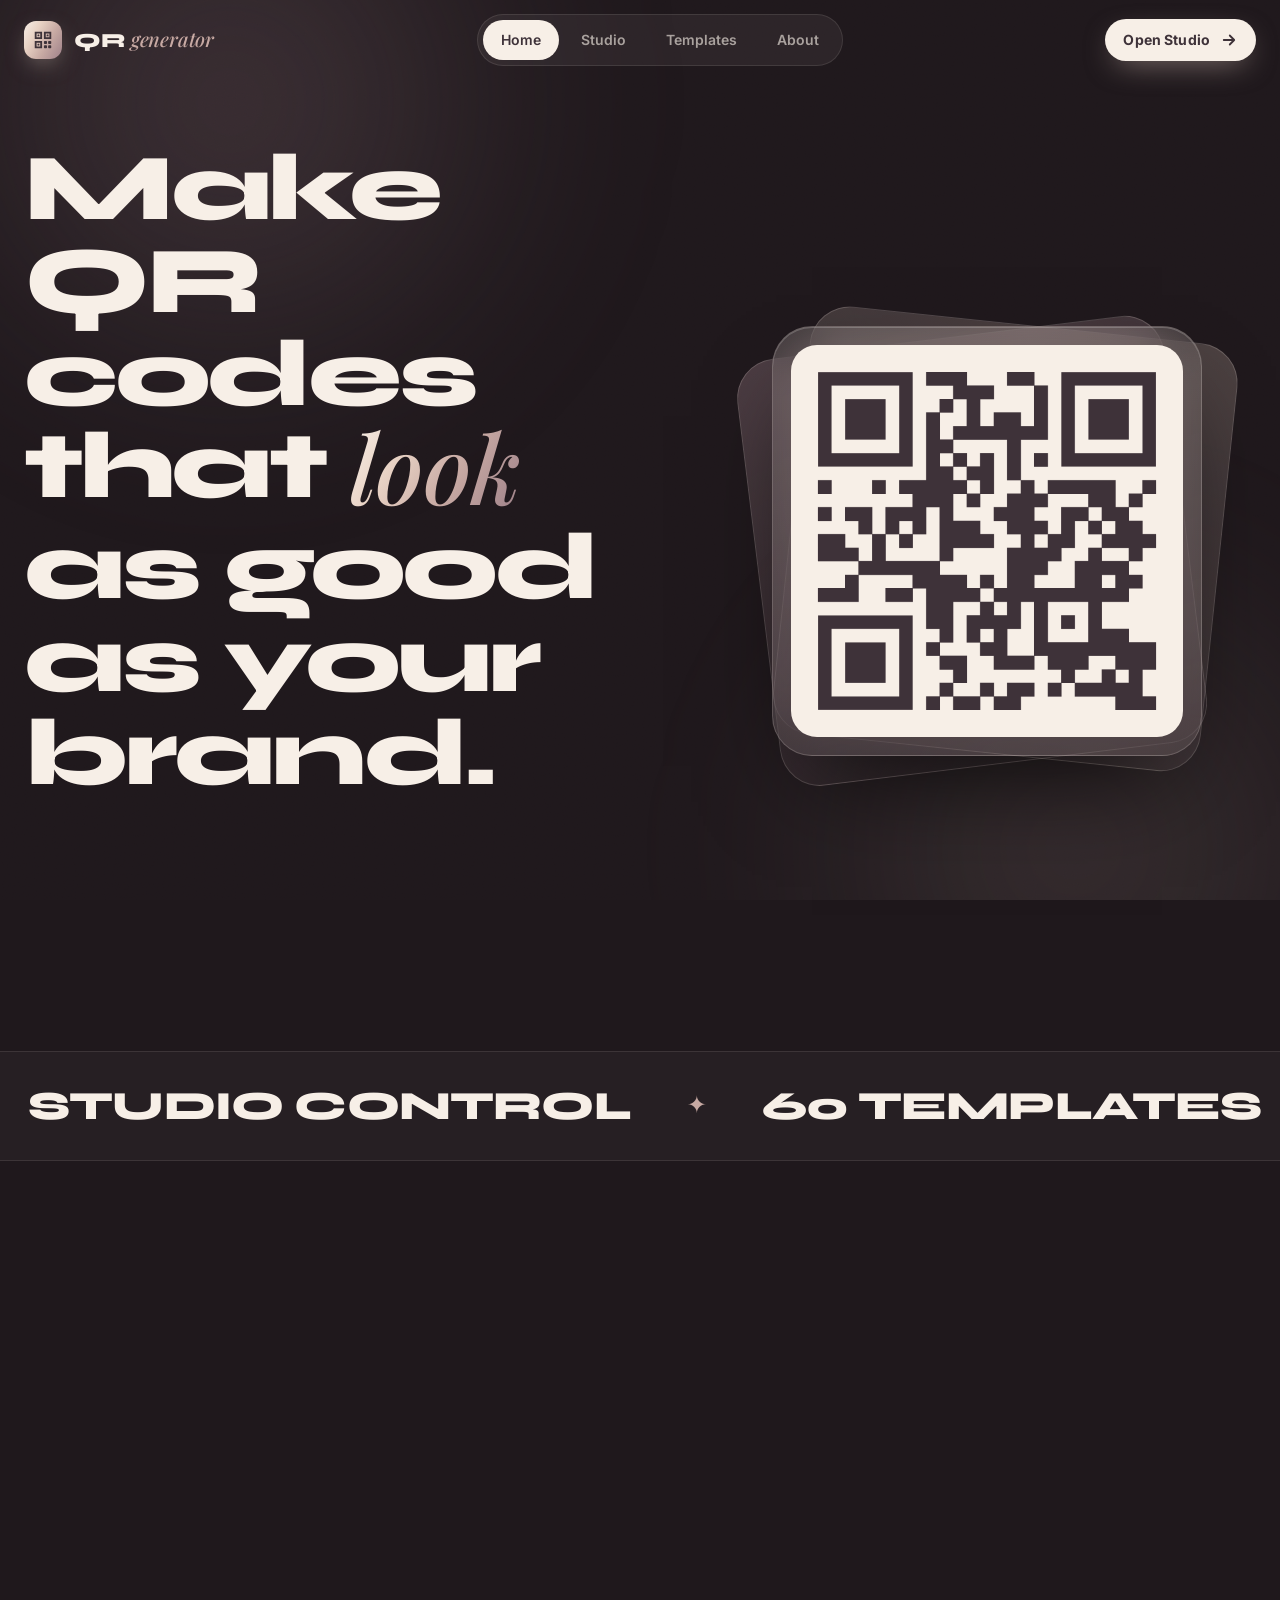
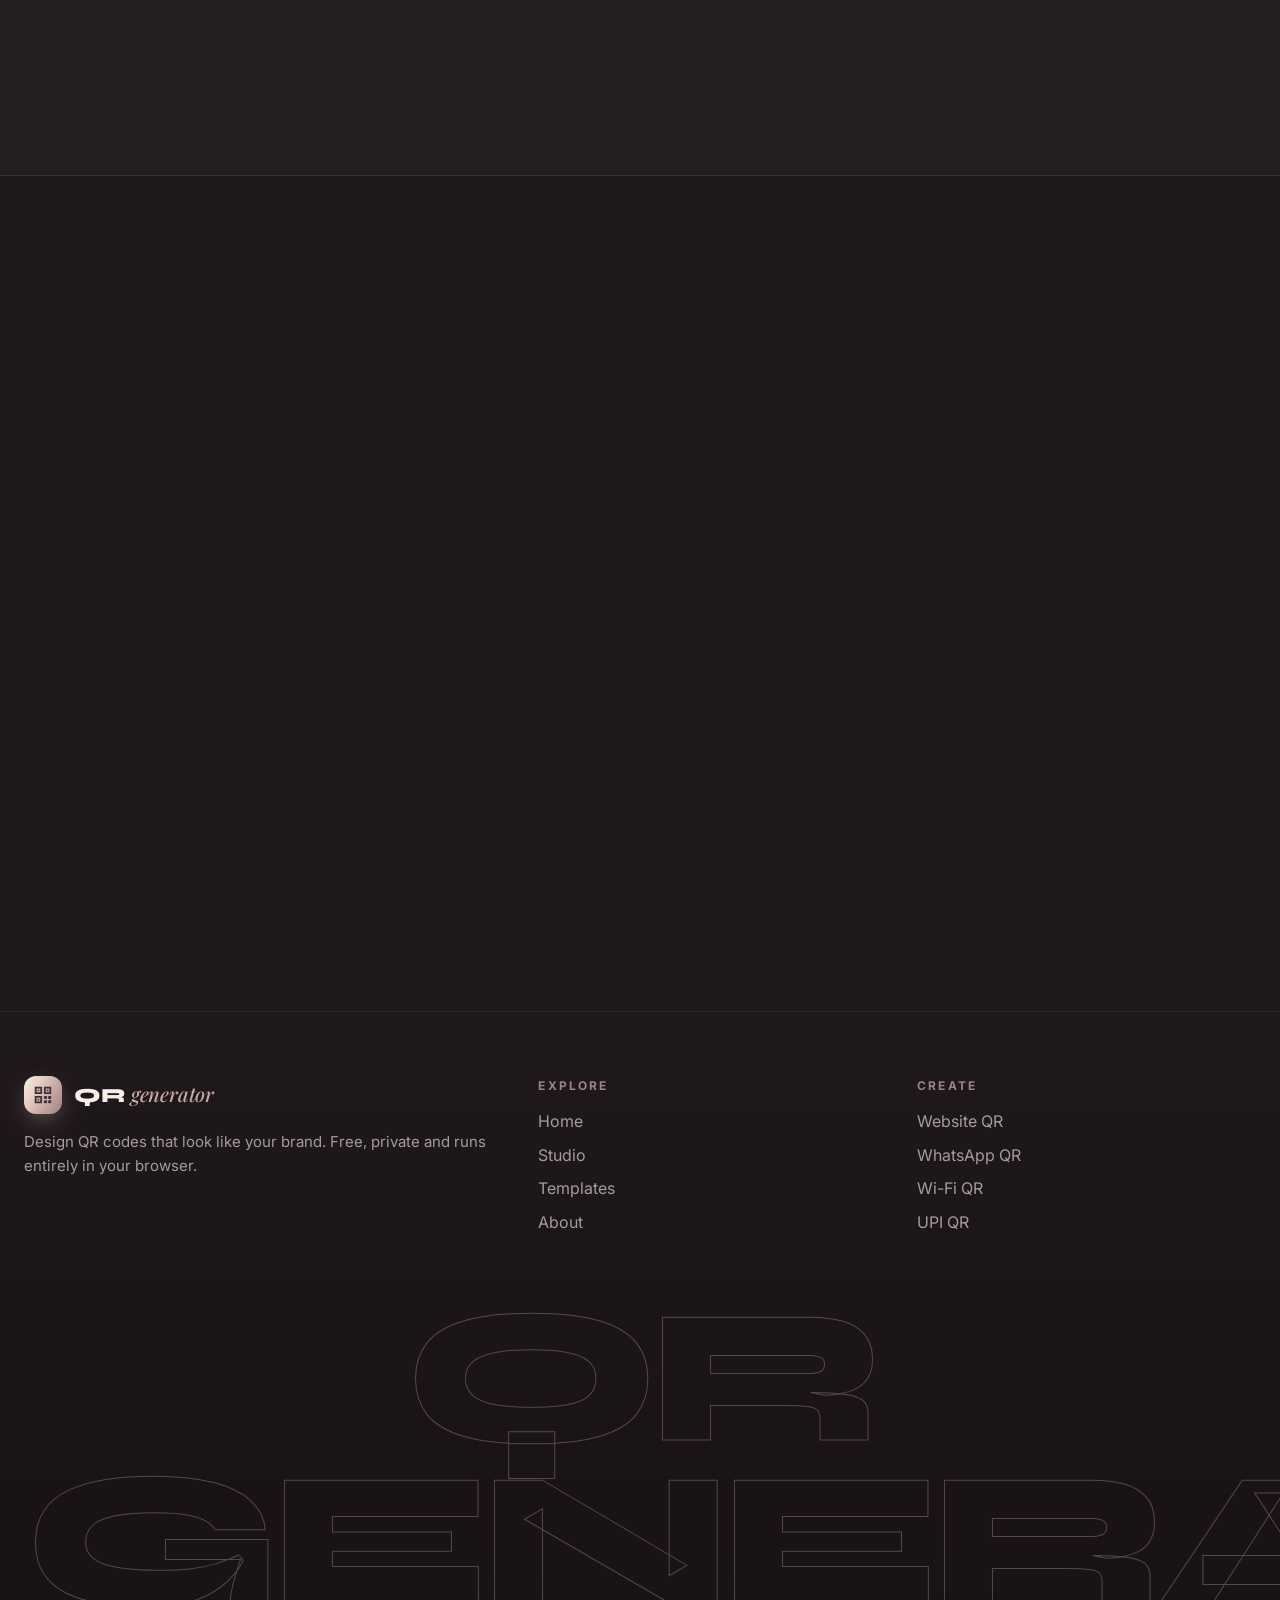
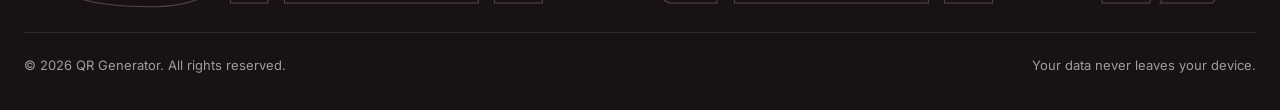
<file: index.html>
<!doctype html>
<html lang="en">
<head>
<meta charset="utf-8">
<meta name="viewport" content="width=device-width, initial-scale=1">
<title>QR Generator — Design QR codes that look like your brand</title>
<meta name="description" content="Paste a link, shape every detail in a full design studio, and export crisp PNG or JPG QR codes. 60 templates, 60 colour combos, logos, backgrounds — free and private.">
<meta name="theme-color" content="#1F181C">
<link rel="icon" href="assets/favicon.svg" type="image/svg+xml">
<link rel="preconnect" href="https://fonts.googleapis.com">
<link rel="preconnect" href="https://fonts.gstatic.com" crossorigin>
<link href="https://fonts.googleapis.com/css2?family=Inter:wght@400;500;600;700&family=Playfair+Display:ital,wght@1,500;1,600&family=Syne:wght@700;800&display=swap" rel="stylesheet">
<link rel="stylesheet" href="css/style.css">
<link rel="stylesheet" href="css/home.css">
<script>try{var s=sessionStorage;if(s.getItem('qro-t'))document.documentElement.classList.add('px-in');else if(s.getItem('qro-seen'))document.documentElement.classList.add('skip-loader');}catch(e){}</script>
</head>
<body data-page="home">

<div class="loader" id="loader" aria-hidden="true"><div class="loader-in">
  <div class="loader-logo"><span style="--i:0">Q</span><span style="--i:1">R</span><span class="serif" style="--i:2">g</span><span class="serif" style="--i:3">e</span><span class="serif" style="--i:4">n</span></div>
  <div class="loader-bar"><i id="loader-bar"></i></div>
  <div class="loader-count" id="loader-count">000</div>
</div></div>

<main>
  <!-- ============ HERO ============ -->
  <section class="hero">
    <div class="container hero-grid">
      <div class="hero-copy">
        <h1 class="display hero-title" data-split>Make QR codes that <em class="serif grad-text">look</em> as good as your brand.</h1>
        <p class="lead" data-reveal style="--d:.25s">Paste a link, design it in the studio, download PNG or JPG.</p>

        <form class="urlbar" id="urlform" data-reveal style="--d:.35s" autocomplete="off" novalidate>
          <svg class="u-ico" viewBox="0 0 24 24" fill="none" stroke="currentColor" stroke-width="2" stroke-linecap="round" stroke-linejoin="round" aria-hidden="true"><path d="M10 13a5 5 0 0 0 7.07 0l3-3a5 5 0 0 0-7.07-7.07l-1.7 1.7"/><path d="M14 11a5 5 0 0 0-7.07 0l-3 3A5 5 0 0 0 11 21.07l1.7-1.7"/></svg>
          <label class="sr-only" for="url">Website link</label>
          <input id="url" name="url" type="text" inputmode="url" placeholder="Paste your link here…" spellcheck="false" autocapitalize="off">
          <button type="button" class="paste" id="paste" aria-label="Paste from clipboard" title="Paste">
            <svg viewBox="0 0 24 24" fill="none" stroke="currentColor" stroke-width="2" stroke-linecap="round" stroke-linejoin="round"><rect x="8" y="3" width="8" height="4" rx="1.5"/><path d="M16 5h2a2 2 0 0 1 2 2v12a2 2 0 0 1-2 2H6a2 2 0 0 1-2-2V7a2 2 0 0 1 2-2h2"/></svg>
            <span>Paste</span>
          </button>
          <button type="submit" class="btn btn-primary go" data-magnetic>Generate <svg class="arrow" viewBox="0 0 24 24" fill="none" stroke="currentColor" stroke-width="2.4" stroke-linecap="round" stroke-linejoin="round"><path d="M5 12h14M13 6l6 6-6 6"/></svg></button>
        </form>
      </div>

      <div class="hero-visual" aria-hidden="false">
        <div class="tunnel" id="tunnel" aria-hidden="true"></div>
        <div class="stage">
          <div class="stage-back s1"></div><div class="stage-back s2"></div>
          <div class="stage-card" id="stageCard"><canvas id="heroqr" width="640" height="640" aria-label="QR code preview" role="img"></canvas></div>
        </div>
      </div>
    </div>
  </section>

  <!-- ============ MARQUEE ============ -->
  <div class="marquee" aria-hidden="true"><div class="marquee-track">
    <span>Studio control <i>✦</i> 60 templates <i>✦</i> <b class="o">60 colour combos</b> <i>✦</i> Logo upload <i>✦</i> PNG &amp; JPG <i>✦</i> 4K export <i>✦</i> WhatsApp QR <i>✦</i> UPI QR <i>✦</i></span>
    <span>Studio control <i>✦</i> 60 templates <i>✦</i> <b class="o">60 colour combos</b> <i>✦</i> Logo upload <i>✦</i> PNG &amp; JPG <i>✦</i> 4K export <i>✦</i> WhatsApp QR <i>✦</i> UPI QR <i>✦</i></span>
  </div></div>

  <!-- ============ FEATURES ============ -->
  <section class="section" id="features">
    <div class="container">
      <span class="eyebrow" data-reveal>What you get</span>
      <h2 class="h2" data-split>Every detail, <em class="serif grad-text">in your hands.</em></h2>
      <p class="lead" data-reveal style="margin-top:18px">A full design studio that feels like your favourite design app — only the controls you need, all of them smooth.</p>

      <div class="bento">
        <article class="bcard b-studio" data-reveal data-tilt>
          <h3>Full-control studio</h3>
          <p>Shapes, colours, gradients, backgrounds, logo and label — tweak anything and watch it update live.</p>
          <div class="mock" aria-hidden="true">
            <div class="mock-rail"><i class="on"></i><i></i><i></i><i></i><i></i></div>
            <div class="mock-panel"><b></b><b class="s"></b><div class="mock-sl"><i></i></div><div class="mock-sl"><i style="width:40%"></i></div><div class="mock-sw"><i></i><i></i><i></i><i></i><i></i></div></div>
            <canvas class="mock-qr" id="mockqr" width="320" height="320"></canvas>
          </div>
        </article>
        <article class="bcard b-shapes" data-reveal style="--d:.08s" data-tilt>
          <h3>11 body shapes</h3><p>From crisp squares to liquid blobs and hearts.</p>
          <div class="shape-row" id="shapeRow" aria-hidden="true"></div>
        </article>
        <article class="bcard b-colors" data-reveal style="--d:.16s" data-tilt>
          <h3>60 colour combos</h3><p>Solid, linear or radial gradients.</p>
          <div class="sw-grid" id="swGrid" aria-hidden="true"></div>
        </article>
        <article class="bcard b-logo" data-reveal style="--d:.08s" data-tilt>
          <h3>Logos &amp; icons</h3><p>WhatsApp, Facebook, website and more — or upload your own from the gallery.</p>
          <div class="icon-row" id="iconRow" aria-hidden="true"></div>
        </article>
        <article class="bcard b-bg" data-reveal style="--d:.16s" data-tilt>
          <h3>Small · Centre · Full</h3><p>Three background layouts, or use a photo.</p>
          <div class="bg-trio" aria-hidden="true"><i class="t1"><u></u></i><i class="t2"><u></u></i><i class="t3"><u></u></i></div>
        </article>
        <article class="bcard b-export" data-reveal style="--d:.24s" data-tilt>
          <h3>Real HD export</h3><p>PNG with transparency or JPG, up to 4096 px — print-ready.</p>
          <div class="fmt" aria-hidden="true"><span>PNG</span><span>JPG</span><em class="serif">4096px</em></div>
        </article>
      </div>
    </div>
  </section>

  <!-- ============ STEPS ============ -->
  <section class="section steps" id="how">
    <div class="container steps-grid">
      <div class="steps-head">
        <span class="eyebrow" data-reveal>How it works</span>
        <h2 class="h2" data-split>Three steps. <em class="serif grad-text">That’s it.</em></h2>
        <a class="btn btn-primary" href="studio.html" data-reveal data-magnetic style="margin-top:28px">Open the studio <svg class="arrow" viewBox="0 0 24 24" fill="none" stroke="currentColor" stroke-width="2.4" stroke-linecap="round" stroke-linejoin="round"><path d="M5 12h14M13 6l6 6-6 6"/></svg></a>
      </div>
      <ol class="steps-list">
        <li data-reveal><span class="num">01</span><div><h3>Paste</h3><p>Drop in a link — or choose WhatsApp, Wi-Fi, UPI, email or plain text.</p></div></li>
        <li data-reveal><span class="num">02</span><div><h3>Design</h3><p>Pick a template or build your own: shape, size, colours, background, logo, label.</p></div></li>
        <li data-reveal><span class="num">03</span><div><h3>Download</h3><p>Export a sharp PNG or JPG in the size you need. Scan it, print it, share it.</p></div></li>
      </ol>
    </div>
  </section>

  <!-- ============ TEMPLATES TEASER ============ -->
  <section class="section" id="tpl">
    <div class="container">
      <div class="tpl-head">
        <div>
          <span class="eyebrow" data-reveal>Templates</span>
          <h2 class="h2" data-split>Start from something <em class="serif grad-text">beautiful.</em></h2>
        </div>
        <a class="btn btn-ghost" href="templates.html" data-reveal>Browse all 60 <svg class="arrow" viewBox="0 0 24 24" fill="none" stroke="currentColor" stroke-width="2.4" stroke-linecap="round" stroke-linejoin="round"><path d="M5 12h14M13 6l6 6-6 6"/></svg></a>
      </div>
      <div class="tpl-grid" id="tplGrid"></div>
    </div>
  </section>

  <!-- ============ STATS ============ -->
  <section class="stats">
    <div class="container stats-grid">
      <div data-reveal><b data-count="60" data-suffix="">0</b><span>Ready templates</span></div>
      <div data-reveal style="--d:.08s"><b data-count="60" data-suffix="">0</b><span>Colour combos</span></div>
      <div data-reveal style="--d:.16s"><b data-count="11" data-suffix="">0</b><span>Body shapes</span></div>
      <div data-reveal style="--d:.24s"><b data-count="4096" data-suffix="">0</b><span>Max export px</span></div>
    </div>
  </section>

  <!-- ============ CTA ============ -->
  <section class="section cta">
    <div class="container">
      <div class="cta-card" data-reveal="scale">
        <h2 class="display">Your link deserves better than <em class="serif grad-text">a boring square.</em></h2>
        <a class="btn btn-primary" href="studio.html" data-magnetic>Create my QR code <svg class="arrow" viewBox="0 0 24 24" fill="none" stroke="currentColor" stroke-width="2.4" stroke-linecap="round" stroke-linejoin="round"><path d="M5 12h14M13 6l6 6-6 6"/></svg></a>
      </div>
    </div>
  </section>
</main>

<script src="js/qr-core.js"></script>
<script src="js/qr-render.js"></script>
<script src="js/data.js"></script>
<script src="js/qr-kit.js"></script>
<script src="js/ui.js"></script>
<script src="js/home.js"></script>
</body>
</html>
</file>
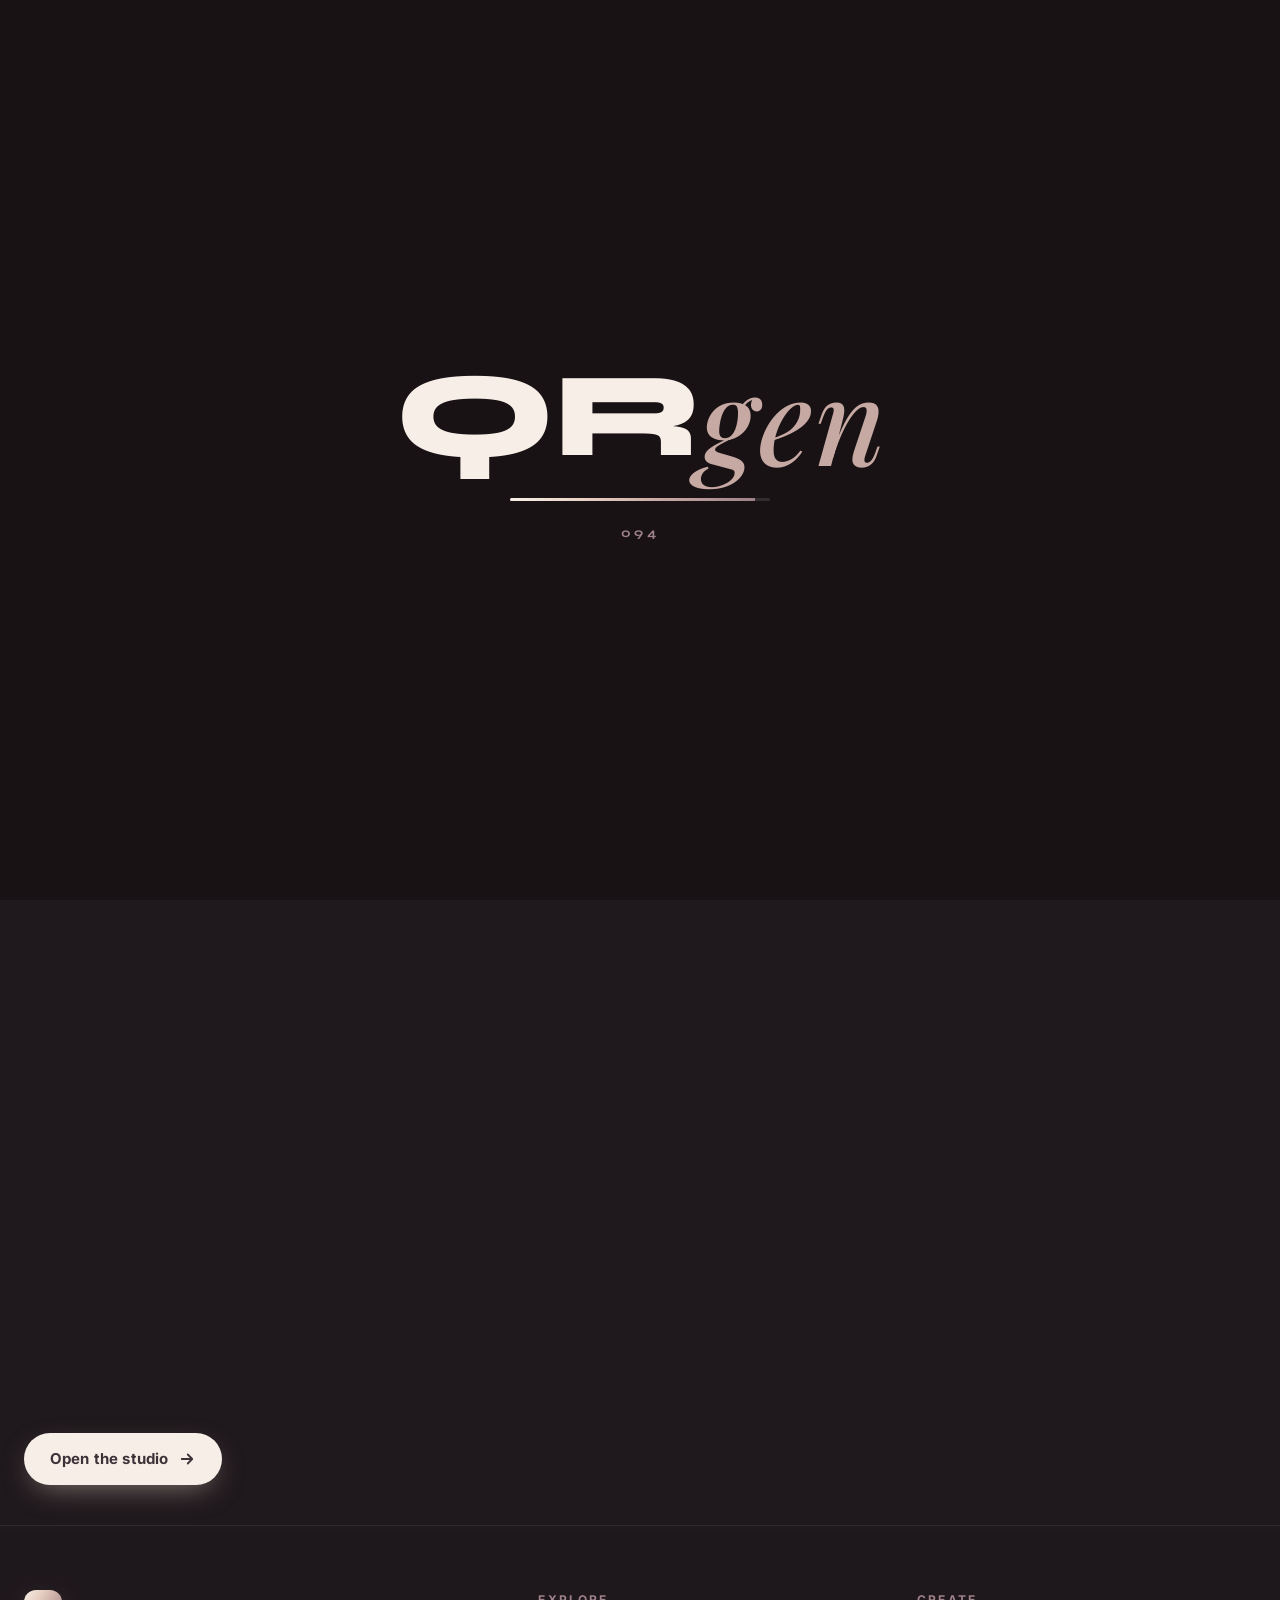
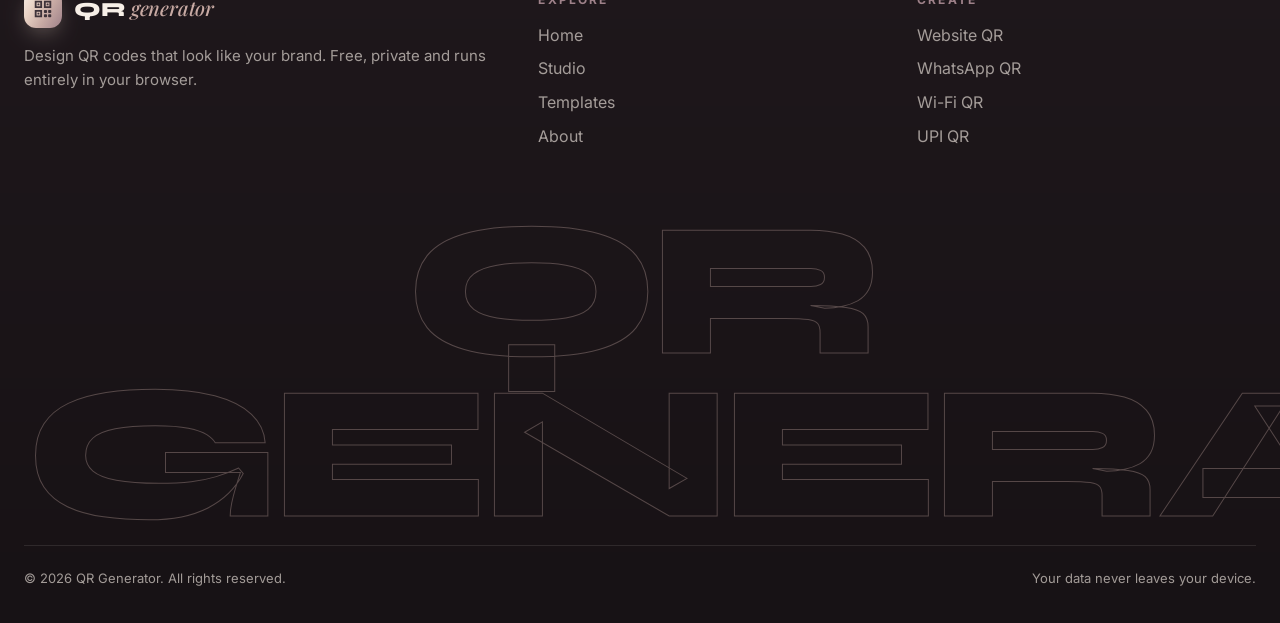
<file: about.html>
<!doctype html>
<html lang="en">
<head>
<meta charset="utf-8">
<meta name="viewport" content="width=device-width, initial-scale=1">
<title>About — QR Generator</title>
<meta name="description" content="How QR Generator works, what it can do, and answers to common questions.">
<meta name="theme-color" content="#1F181C">
<link rel="icon" href="assets/favicon.svg" type="image/svg+xml">
<link rel="preconnect" href="https://fonts.googleapis.com">
<link rel="preconnect" href="https://fonts.gstatic.com" crossorigin>
<link href="https://fonts.googleapis.com/css2?family=Inter:wght@400;500;600;700&family=Playfair+Display:ital,wght@1,500;1,600&family=Syne:wght@700;800&display=swap" rel="stylesheet">
<link rel="stylesheet" href="css/style.css">
<link rel="stylesheet" href="css/templates.css">
<style>
.faq{max-width:860px;margin:50px 0 0;display:grid;gap:12px}
.faq details{border:1px solid var(--line);border-radius:22px;background:rgba(247,239,231,.05);padding:6px 24px;transition:border-color .3s}
.faq details[open]{border-color:var(--line-2)}
.faq summary{cursor:pointer;list-style:none;font-family:var(--font-display);font-weight:800;font-size:19px;padding:18px 0;display:flex;justify-content:space-between;gap:16px}
.faq summary::-webkit-details-marker{display:none}
.faq summary::after{content:"+";font-size:26px;line-height:1;color:var(--dusty);transition:transform .4s var(--ease)}
.faq details[open] summary::after{transform:rotate(45deg)}
.faq p{margin:0 0 20px;color:var(--muted)}
.a-grid{display:grid;grid-template-columns:repeat(3,1fr);gap:18px;margin-top:50px}
.a-grid div{padding:28px;border-radius:26px;border:1px solid var(--line);background:linear-gradient(160deg,rgba(247,239,231,.08),rgba(247,239,231,.02))}
.a-grid h3{margin:0 0 8px;font-family:var(--font-display);font-weight:800;font-size:22px}
.a-grid p{margin:0;color:var(--muted);font-size:15px}
@media(max-width:800px){.a-grid{grid-template-columns:1fr}}
</style>
<script>try{var s=sessionStorage;if(s.getItem('qro-t'))document.documentElement.classList.add('px-in');else if(s.getItem('qro-seen'))document.documentElement.classList.add('skip-loader');}catch(e){}</script>
</head>
<body data-page="about">
<div class="loader" id="loader" aria-hidden="true"><div class="loader-in">
  <div class="loader-logo"><span style="--i:0">Q</span><span style="--i:1">R</span><span class="serif" style="--i:2">g</span><span class="serif" style="--i:3">e</span><span class="serif" style="--i:4">n</span></div>
  <div class="loader-bar"><i id="loader-bar"></i></div><div class="loader-count" id="loader-count">000</div>
</div></div>
<main>
  <section class="t-hero"><div class="container">
    <span class="eyebrow" data-reveal>About</span>
    <h1 class="display t-title" data-split>A QR studio that <em class="serif grad-text">respects your brand.</em></h1>
    <p class="lead" data-reveal style="--d:.2s;margin-top:22px">QR Generator runs completely in your browser. Nothing is uploaded, nothing is stored on a server, and there is no sign-up.</p>
    <div class="a-grid">
      <div data-reveal><h3>Private by design</h3><p>Your links, logos and images never leave your device. The QR code is drawn locally on a canvas.</p></div>
      <div data-reveal style="--d:.08s"><h3>Built to scan</h3><p>A spec-compliant encoder with error correction L–H, automatic High when you add a logo, plus a live contrast check.</p></div>
      <div data-reveal style="--d:.16s"><h3>Print-ready</h3><p>Export PNG (with transparency) or JPG up to 4096 px — sharp enough for posters and packaging.</p></div>
    </div>
    <h2 class="h2" style="margin-top:90px" data-split>Questions, <em class="serif grad-text">answered.</em></h2>
    <div class="faq" data-reveal>
      <details open><summary>Is it really free?</summary><p>Yes. No watermark, no account, no limits. The QR codes you create are static, so they never expire.</p></details>
      <details><summary>Will my designed QR code scan?</summary><p>Keep strong contrast between code and background, avoid oversized logos, and always test-scan before printing. The studio shows a live scan-safety badge.</p></details>
      <details><summary>Can I add my logo?</summary><p>Yes — pick a built-in icon (WhatsApp, Facebook, website and more) or upload from your gallery. Keep it under about 25% for best results.</p></details>
      <details><summary>Which formats can I download?</summary><p>PNG and JPG at 512, 1024, 2048, 3072 or 4096 px.</p></details>
      <details><summary>What can a QR code contain?</summary><p>Website links, plain text, WhatsApp chat, Wi-Fi login, UPI payment, email and phone numbers.</p></details>
    </div>
    <a class="btn btn-primary" href="studio.html" style="margin-top:44px" data-magnetic>Open the studio <svg class="arrow" viewBox="0 0 24 24" fill="none" stroke="currentColor" stroke-width="2.4" stroke-linecap="round" stroke-linejoin="round"><path d="M5 12h14M13 6l6 6-6 6"/></svg></a>
  </div></section>
</main>
<script src="js/qr-core.js"></script>
<script src="js/qr-render.js"></script>
<script src="js/data.js"></script>
<script src="js/qr-kit.js"></script>
<script src="js/ui.js"></script>
</body>
</html>
</file>
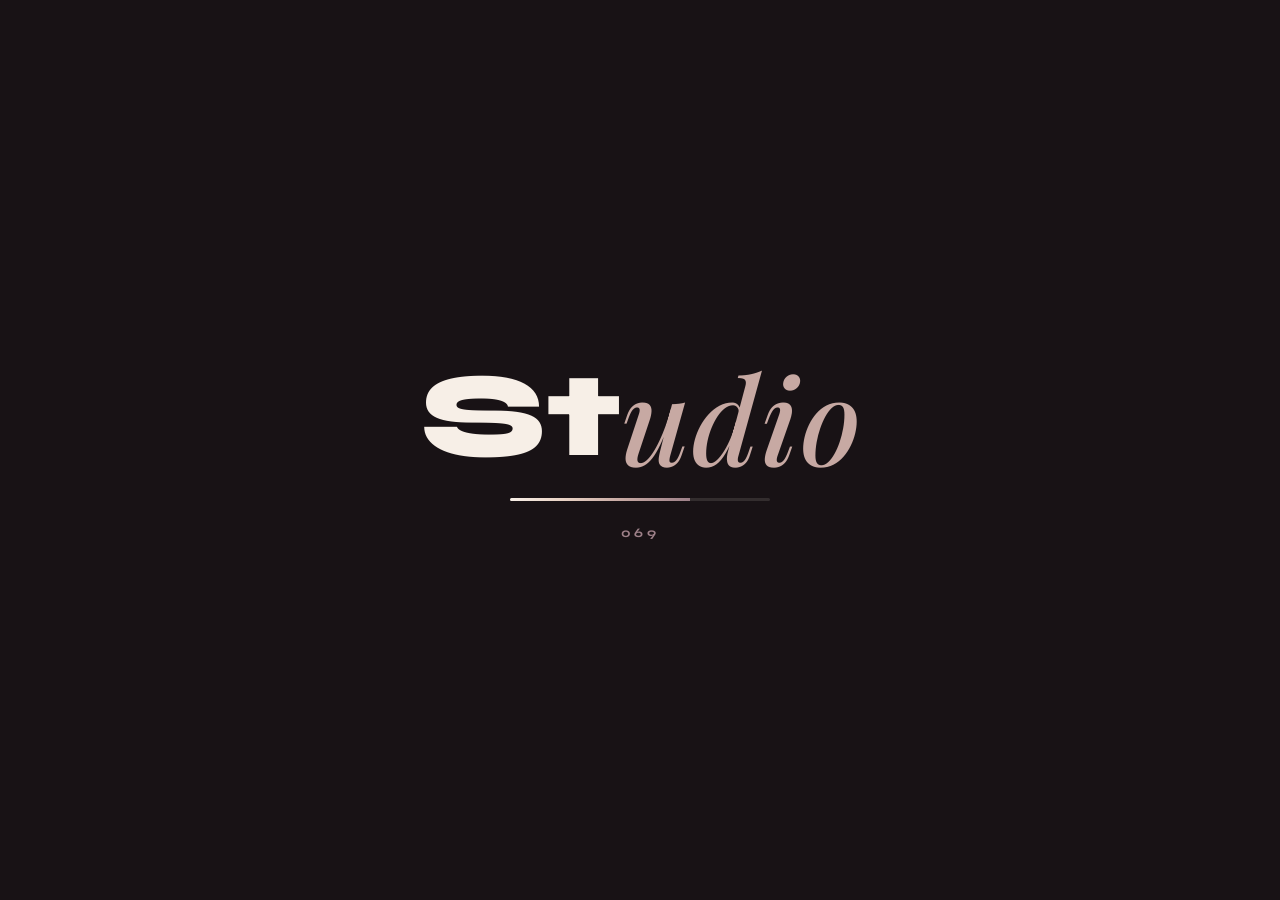
<file: studio.html>
<!doctype html>
<html lang="en">
<head>
<meta charset="utf-8">
<meta name="viewport" content="width=device-width, initial-scale=1, viewport-fit=cover">
<title>Studio — QR Generator</title>
<meta name="description" content="Design your QR code with full control: shapes, 60 colour combos, backgrounds, logos and labels. Export PNG or JPG up to 4K.">
<meta name="theme-color" content="#1F181C">
<link rel="icon" href="assets/favicon.svg" type="image/svg+xml">
<link rel="preconnect" href="https://fonts.googleapis.com">
<link rel="preconnect" href="https://fonts.gstatic.com" crossorigin>
<link href="https://fonts.googleapis.com/css2?family=Inter:wght@400;500;600;700&family=Playfair+Display:ital,wght@1,500;1,600&family=Syne:wght@700;800&display=swap" rel="stylesheet">
<link rel="stylesheet" href="css/style.css">
<link rel="stylesheet" href="css/studio.css">
<script>try{var s=sessionStorage;if(s.getItem('qro-t'))document.documentElement.classList.add('px-in');else if(s.getItem('qro-seen'))document.documentElement.classList.add('skip-loader');}catch(e){}</script>
</head>
<body data-page="studio">

<div class="loader" id="loader" aria-hidden="true"><div class="loader-in">
  <div class="loader-logo"><span style="--i:0">S</span><span style="--i:1">t</span><span class="serif" style="--i:2">u</span><span class="serif" style="--i:3">d</span><span class="serif" style="--i:4">i</span><span class="serif" style="--i:5">o</span></div>
  <div class="loader-bar"><i id="loader-bar"></i></div>
  <div class="loader-count" id="loader-count">000</div>
</div></div>

<div class="app">
  <!-- ================= top bar ================= -->
  <header class="topbar">
    <a class="brand" href="index.html" aria-label="Back to home">
      <span class="brand-mark" id="brandMark"></span><span class="brand-t">QR <span class="serif" style="font-weight:500;color:var(--dusty)">studio</span></span>
    </a>
    <div class="top-mid">
      <button class="ico-btn" id="btnUndo" aria-label="Undo" title="Undo (Ctrl+Z)" disabled><svg viewBox="0 0 24 24" fill="none" stroke="currentColor" stroke-width="2.2" stroke-linecap="round" stroke-linejoin="round"><path d="M9 14L4 9l5-5"/><path d="M4 9h10a6 6 0 0 1 0 12h-3"/></svg></button>
      <button class="ico-btn" id="btnRedo" aria-label="Redo" title="Redo (Ctrl+Y)" disabled><svg viewBox="0 0 24 24" fill="none" stroke="currentColor" stroke-width="2.2" stroke-linecap="round" stroke-linejoin="round"><path d="M15 14l5-5-5-5"/><path d="M20 9H10a6 6 0 0 0 0 12h3"/></svg></button>
    </div>
    <div class="top-actions">
      <a class="btn btn-ghost btn-sm hide-s" href="templates.html">Templates</a>
      <button class="btn btn-ghost btn-sm hide-s" id="btnRandom" title="Random style"><svg viewBox="0 0 24 24" fill="none" stroke="currentColor" stroke-width="2.2" stroke-linecap="round" stroke-linejoin="round"><path d="M12 3l1.8 4.7L18.5 9.5l-4.7 1.8L12 16l-1.8-4.7L5.5 9.5l4.7-1.8z"/><path d="M19 15l.8 2.2L22 18l-2.2.8L19 21l-.8-2.2L16 18l2.2-.8z"/></svg>Surprise me</button>
      <button class="btn btn-ghost btn-sm" id="btnReset">Reset</button>
      <button class="btn btn-primary btn-sm" id="btnDownload"><svg viewBox="0 0 24 24" fill="none" stroke="currentColor" stroke-width="2.4" stroke-linecap="round" stroke-linejoin="round"><path d="M12 4v11M7 11l5 5 5-5M5 20h14"/></svg>Download</button>
    </div>
  </header>

  <div class="workspace">
    <!-- ================= tool rail ================= -->
    <nav class="rail" id="rail" role="tablist" aria-label="Design tools"></nav>

    <!-- ================= panels ================= -->
    <aside class="panel" id="panel">

      <!-- CONTENT -->
      <section class="pane" data-pane="content" role="tabpanel">
        <h2 class="pane-title">Content </h2>
        <div class="chips" id="typeChips"></div>
        <div class="fields" id="fields"></div>
        <div class="enc" id="encoded" aria-live="polite"></div>
        <div class="group">
          <div class="g-title">Error correction <i class="tip" data-tip="Higher = scans even when damaged or covered by a logo. Logo forces High.">?</i></div>
          <div class="seg" id="eccSeg">
            <button data-set="ecc" data-val="L">Low<span>7%</span></button>
            <button data-set="ecc" data-val="M">Medium<span>15%</span></button>
            <button data-set="ecc" data-val="Q">Quartile<span>25%</span></button>
            <button data-set="ecc" data-val="H">High<span>30%</span></button>
          </div>
        </div>
      </section>

      <!-- SHAPES -->
      <section class="pane" data-pane="shapes" role="tabpanel" hidden>
        <h2 class="pane-title">Shapes </h2>
        <div class="group"><div class="g-title">Body pattern</div><div class="grid-shapes" id="gBody"></div></div>
        <div class="group"><div class="g-title">Eye frame</div><div class="grid-shapes" id="gFrame"></div></div>
        <div class="group"><div class="g-title">Eye centre</div><div class="grid-shapes" id="gBall"></div></div>
        <p class="note">Heart, sparkle and circle/leaf eyes are the most decorative — always test-scan with your phone before printing.</p>
      </section>

      <!-- COLORS -->
      <section class="pane" data-pane="colors" role="tabpanel" hidden>
        <h2 class="pane-title">Colours </h2>
        <div class="group">
          <div class="g-title">Colour style</div>
          <div class="seg">
            <button data-set="fg.type" data-val="solid">Solid</button>
            <button data-set="fg.type" data-val="linear">Linear</button>
            <button data-set="fg.type" data-val="radial">Radial</button>
          </div>
        </div>
        <div class="row2">
          <div class="field"><label>Foreground</label><label class="color"><input type="color" data-bind="fg.c1" aria-label="Foreground colour"><span data-hex="fg.c1"></span></label></div>
          <div class="field" data-when="fg.type!=solid"><label>Gradient end</label><label class="color"><input type="color" data-bind="fg.c2" aria-label="Gradient end colour"><span data-hex="fg.c2"></span></label></div>
          <div class="field"><label>Background</label><label class="color"><input type="color" data-bind="bg" aria-label="Background colour"><span data-hex="bg"></span></label></div>
        </div>
        <div class="field" data-when="fg.type=linear"><label>Gradient angle <output data-out="fg.angle" data-fmt="deg"></output></label><input class="range" type="range" min="0" max="360" step="5" data-bind="fg.angle"></div>

        <div class="group">
          <div class="g-title">Eye colours <i class="tip" data-tip="Give the three corner eyes their own colour — optional.">?</i></div>
          <div class="row2">
            <div class="field"><label>Eye frame</label><label class="color"><input type="color" data-bind="eyeFrameColor" aria-label="Eye frame colour"><span data-hex="eyeFrameColor" data-empty="Same as QR"></span></label></div>
            <div class="field"><label>Eye centre</label><label class="color"><input type="color" data-bind="eyeBallColor" aria-label="Eye centre colour"><span data-hex="eyeBallColor" data-empty="Same as QR"></span></label></div>
          </div>
          <button class="link-btn" id="btnEyeReset">Reset eye colours</button>
        </div>

        <div class="contrast" id="contrast" role="status"></div>

        <div class="group">
          <div class="g-title">60 colour combos <small id="palCount"></small></div>
          <div class="pal-grid" id="palGrid"></div>
        </div>
      </section>

      <!-- BACKGROUND -->
      <section class="pane" data-pane="background" role="tabpanel" hidden>
        <h2 class="pane-title">Background </h2>
        <div class="group">
          <div class="g-title">Layout</div>
          <div class="layouts">
            <button data-set="bgMode" data-val="small"><i class="lo lo-small"><u></u></i>Small</button>
            <button data-set="bgMode" data-val="center"><i class="lo lo-center"><u></u></i>Centre</button>
            <button data-set="bgMode" data-val="full"><i class="lo lo-full"><u></u></i>Full</button>
            <button data-set="bgMode" data-val="none"><i class="lo lo-none"><u></u></i>Clear</button>
          </div>
          <p class="note" id="bgNote"></p>
        </div>
        <div class="row2">
          <div class="field" data-when="bgMode!=none"><label>QR card colour</label><label class="color"><input type="color" data-bind="bg" aria-label="Card colour"><span data-hex="bg"></span></label></div>
          <div class="field" data-when="bgMode=center|bgMode=small"><label>Outer colour</label><label class="color"><input type="color" data-bind="outer" aria-label="Outer colour"><span data-hex="outer"></span></label></div>
        </div>
        <div class="group" data-when="bgMode!=none">
          <div class="g-title">Background image</div>
          <div class="upload" id="bgUpload">
            <div class="thumb" id="bgThumb"></div>
            <div class="up-actions"><button class="btn btn-ghost btn-sm" id="btnBgPick">Upload from gallery</button><button class="link-btn" id="btnBgClear" hidden>Remove</button></div>
          </div>
          <input type="file" id="fileBg" accept="image/*" hidden>
        </div>
        <div class="field"><label>Quiet zone <output data-out="margin" data-fmt="mod"></output></label><input class="range" type="range" min="0" max="8" step="1" data-bind="margin"></div>
      </section>

      <!-- LOGO -->
      <section class="pane" data-pane="logo" role="tabpanel" hidden>
        <h2 class="pane-title">Logo &amp; icon </h2>
        <div class="group">
          <div class="g-title">Icons</div>
          <div class="icon-grid" id="iconGrid"></div>
        </div>
        <div class="group">
          <div class="g-title">Your own logo</div>
          <div class="upload">
            <div class="thumb" id="logoThumb"></div>
            <div class="up-actions"><button class="btn btn-ghost btn-sm" id="btnLogoPick">Upload from gallery</button><button class="link-btn" id="btnLogoClear" hidden>Remove logo</button></div>
          </div>
          <input type="file" id="fileLogo" accept="image/*" hidden>
        </div>
        <div class="field" data-when="hasLogo"><label>Logo size <output data-out="logoSize" data-fmt="pct"></output></label><input class="range" type="range" min="10" max="30" step="1" data-bind="logoSize" data-scale="100"></div>
        <div class="group" data-when="logoKind=upload">
          <div class="g-title">Logo badge</div>
          <div class="seg">
            <button data-set="logoShape" data-val="circle">Circle</button>
            <button data-set="logoShape" data-val="rounded">Rounded</button>
            <button data-set="logoShape" data-val="square">Square</button>
            <button data-set="logoShape" data-val="none">None</button>
          </div>
          <div class="field" data-when="logoShape!=none" style="margin-top:14px"><label>Badge colour</label><label class="color"><input type="color" data-bind="logoColor" aria-label="Badge colour"><span data-hex="logoColor"></span></label></div>
        </div>
        <p class="note" data-when="hasLogo">Error correction switches to <b>High</b> automatically so your QR still scans.</p>
      </section>

      <!-- FRAME -->
      <section class="pane" data-pane="frame" role="tabpanel" hidden>
        <h2 class="pane-title">Label </h2>
        <div class="switch-row"><span>Show label bar</span><button class="switch" role="switch" data-toggle="frameOn" aria-label="Show label bar"><i></i></button></div>
        <div data-when="frameOn">
          <div class="field"><label for="frameText">Text</label><input id="frameText" class="input" type="text" maxlength="28" data-bind="frameText" placeholder="SCAN ME"></div>
          <div class="chips small" id="frameChips"></div>
          <div class="row2">
            <div class="field"><label>Bar colour</label><label class="color"><input type="color" data-bind="frameColor" aria-label="Bar colour"><span data-hex="frameColor"></span></label></div>
            <div class="field"><label>Text colour</label><label class="color"><input type="color" data-bind="frameTextColor" aria-label="Text colour"><span data-hex="frameTextColor"></span></label></div>
          </div>
        </div>
      </section>

      <!-- EXPORT -->
      <section class="pane" data-pane="export" role="tabpanel" hidden>
        <h2 class="pane-title">Export </h2>
        <div class="group">
          <div class="g-title">Format</div>
          <div class="seg">
            <button data-set="exportFmt" data-val="png">PNG<span>transparent ok</span></button>
            <button data-set="exportFmt" data-val="jpg">JPG<span>smaller file</span></button>
          </div>
        </div>
        <div class="group">
          <div class="g-title">Size <small id="sizeInfo"></small></div>
          <div class="seg wrap">
            <button data-set="exportSize" data-val="512" data-num>512</button>
            <button data-set="exportSize" data-val="1024" data-num>1024</button>
            <button data-set="exportSize" data-val="2048" data-num>2048</button>
            <button data-set="exportSize" data-val="3072" data-num>3072</button>
            <button data-set="exportSize" data-val="4096" data-num>4096</button>
          </div>
        </div>
        <div class="field" data-when="exportFmt=jpg"><label>JPG quality <output data-out="quality" data-fmt="pct"></output></label><input class="range" type="range" min="60" max="100" step="1" data-bind="quality" data-scale="100"></div>
        <div class="field"><label for="fname">File name</label><input id="fname" class="input" type="text" maxlength="48" data-bind="filename" placeholder="qr-code"></div>
        <button class="btn btn-primary big" id="btnDownload2"><svg viewBox="0 0 24 24" fill="none" stroke="currentColor" stroke-width="2.4" stroke-linecap="round" stroke-linejoin="round"><path d="M12 4v11M7 11l5 5 5-5M5 20h14"/></svg><span id="dlLabel">Download PNG</span></button>
        <button class="btn btn-ghost big" id="btnCopy" style="margin-top:10px">Copy image</button>
      </section>
    </aside>

    <!-- ================= canvas stage ================= -->
    <main class="stage-wrap" id="stageWrap">
      <div class="stage-area" id="stageArea">
        <div class="checker" id="checker"><canvas id="preview" aria-label="QR code preview" role="img"></canvas></div>
        <div class="sample-badge" id="sampleBadge" hidden>Sample preview — add your content</div>
      </div>
      <div class="statusbar">
        <span class="stat" id="statInfo">—</span>
        <span class="stat badge" id="statScan">—</span>
      </div>
    </main>
  </div>
</div>

<script src="js/qr-core.js"></script>
<script src="js/qr-render.js"></script>
<script src="js/data.js"></script>
<script src="js/qr-kit.js"></script>
<script src="js/ui.js"></script>
<script src="js/studio.js"></script>
</body>
</html>
</file>
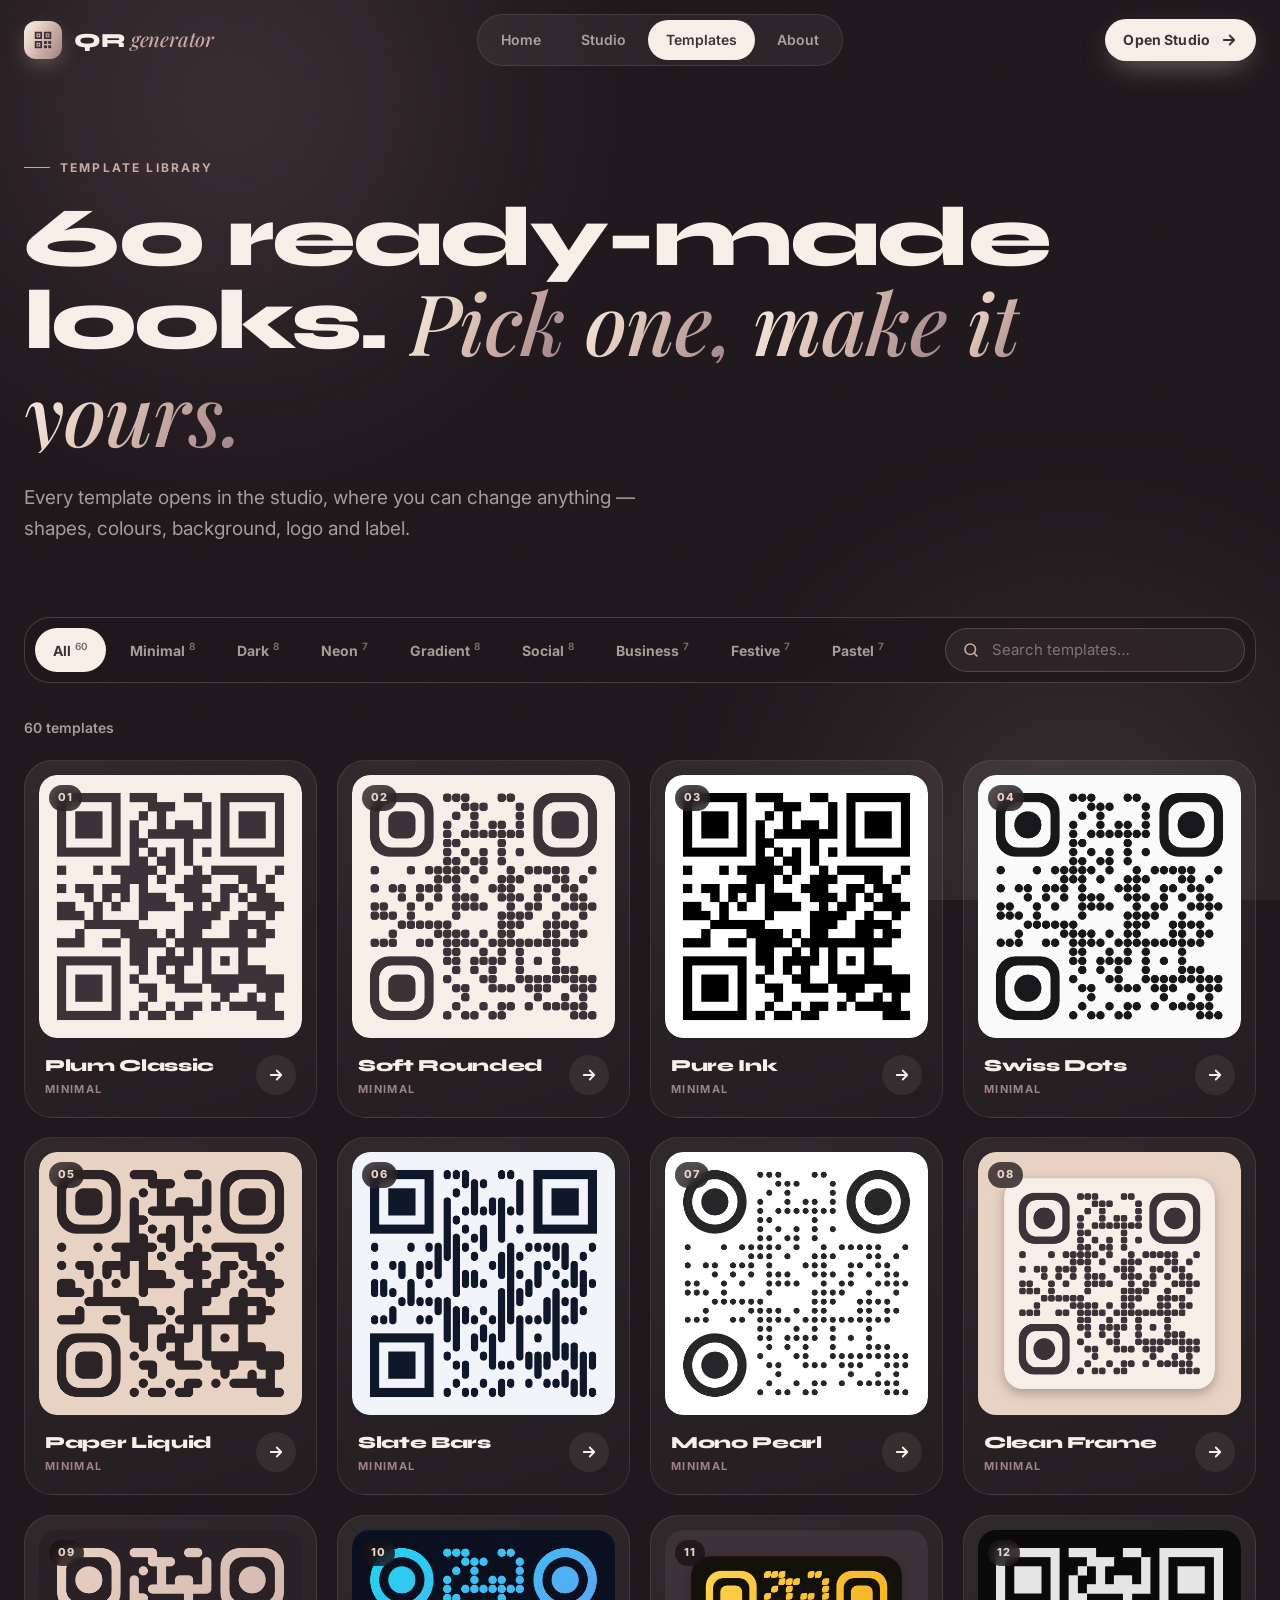
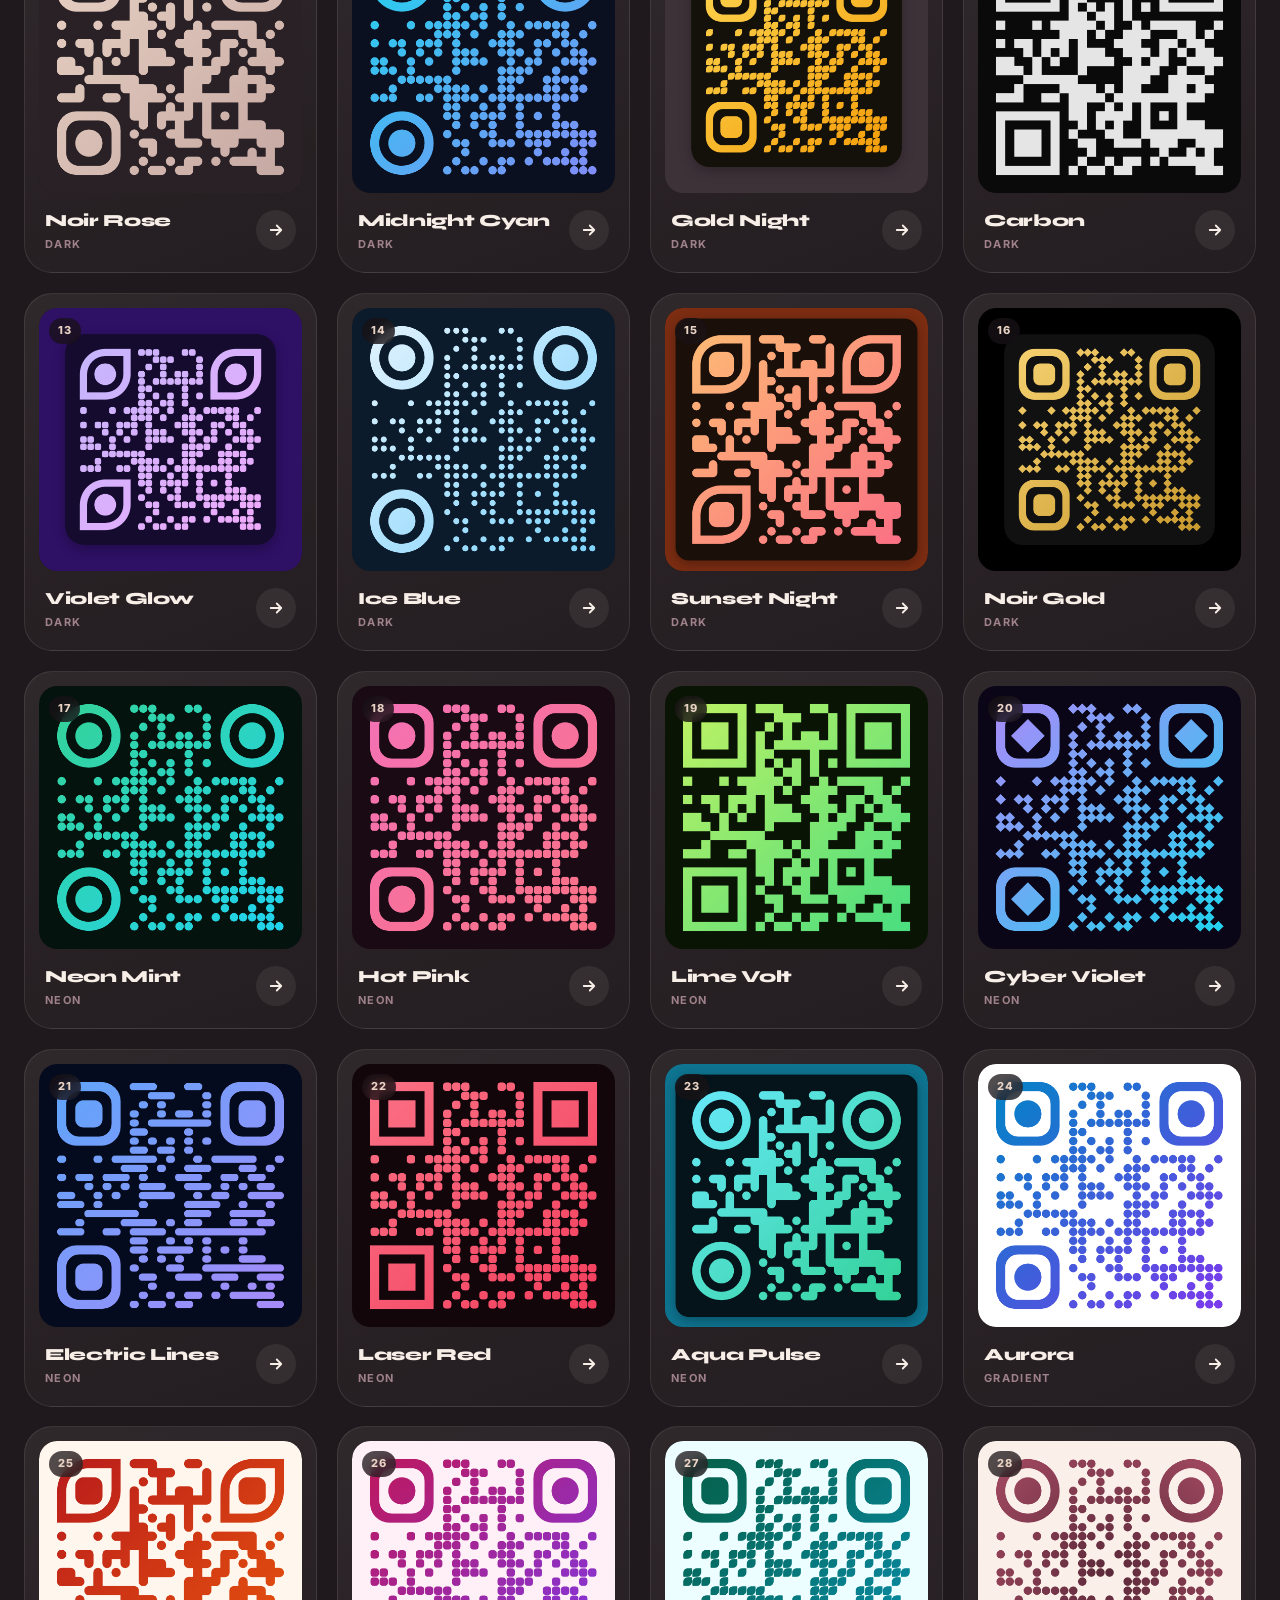
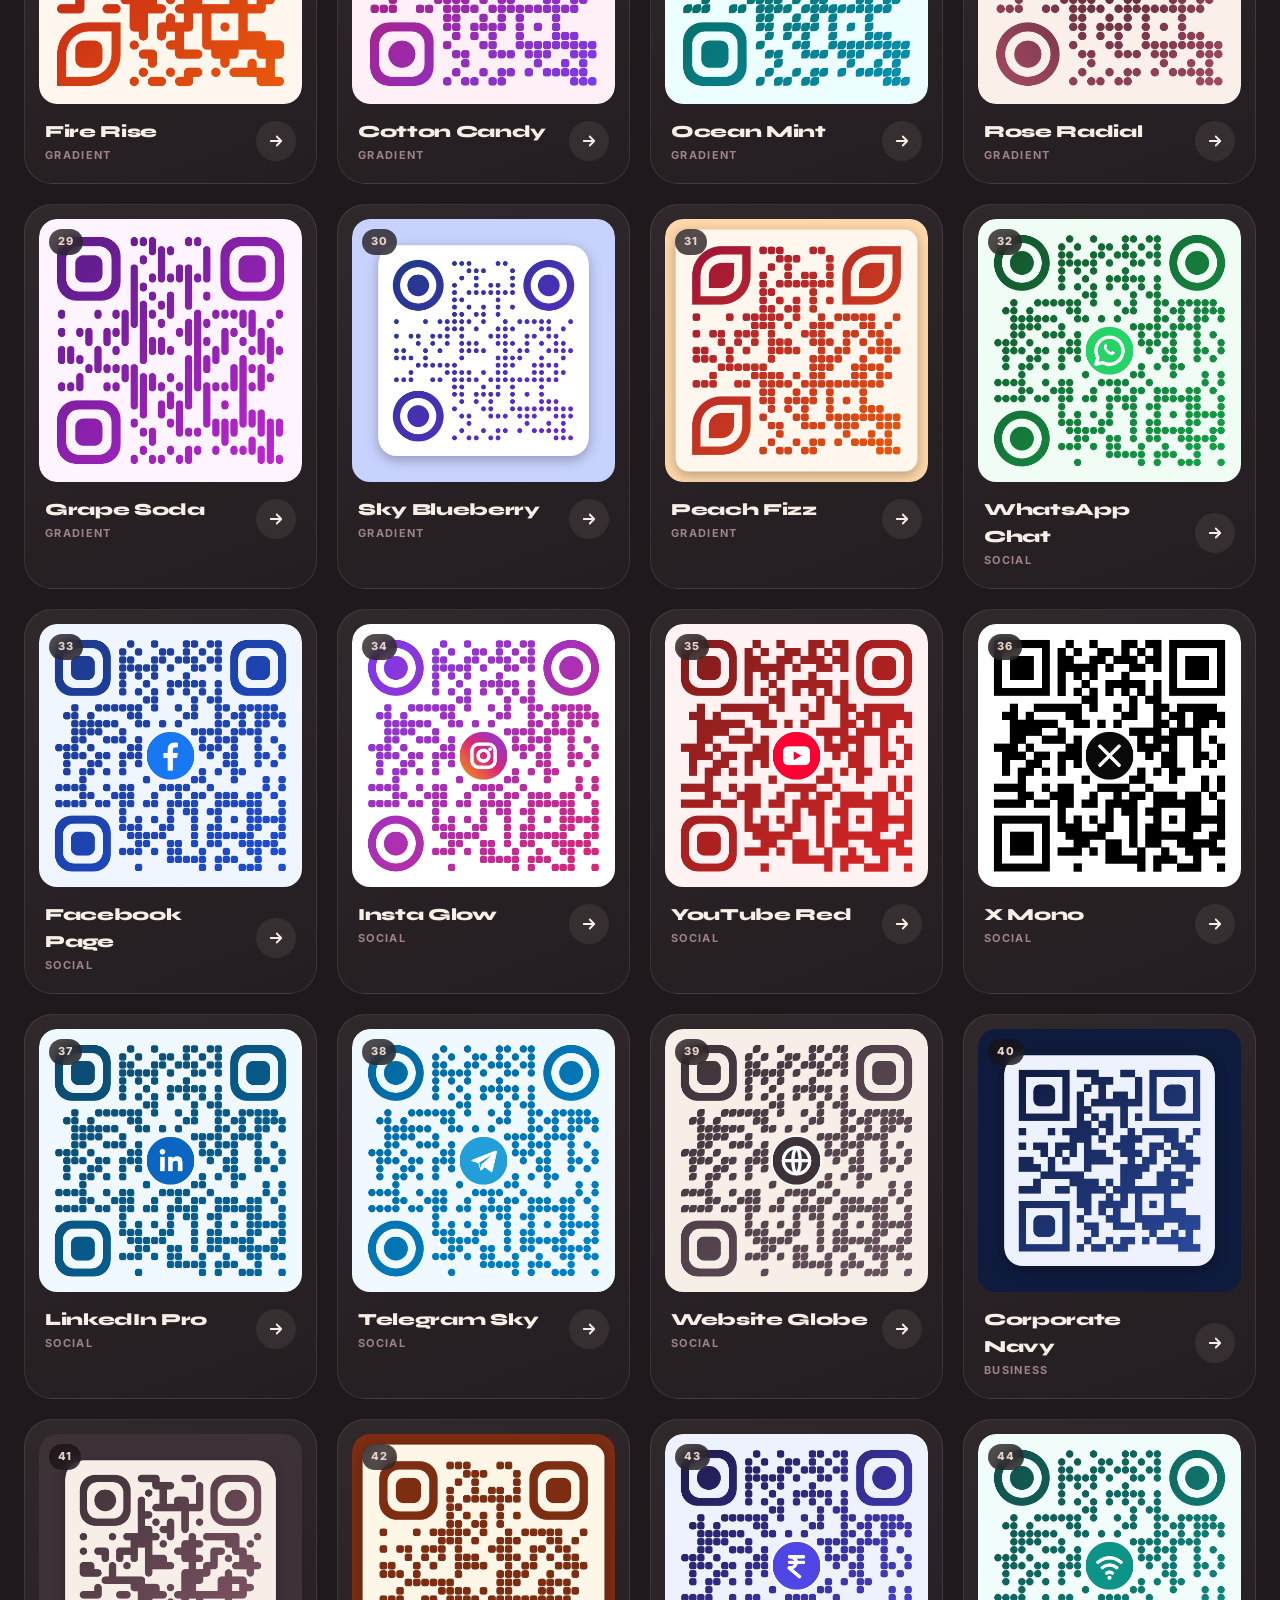
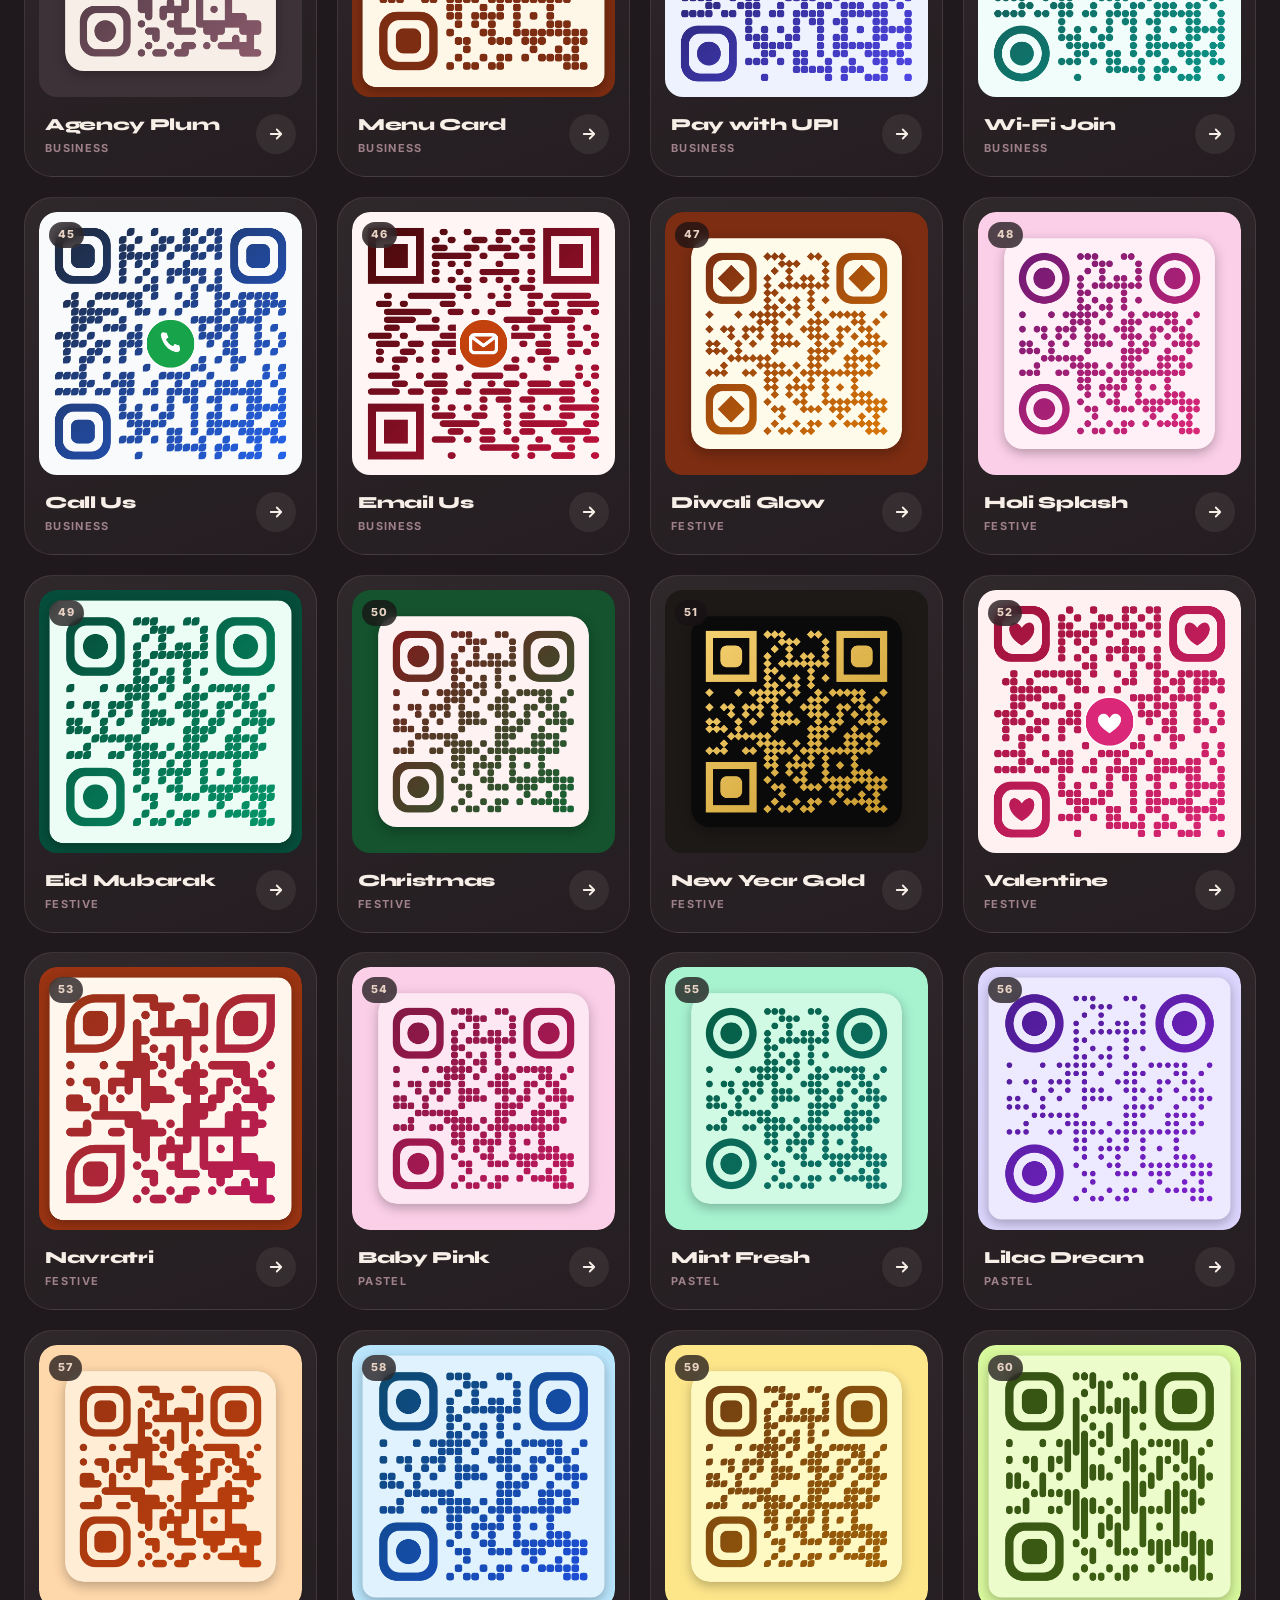
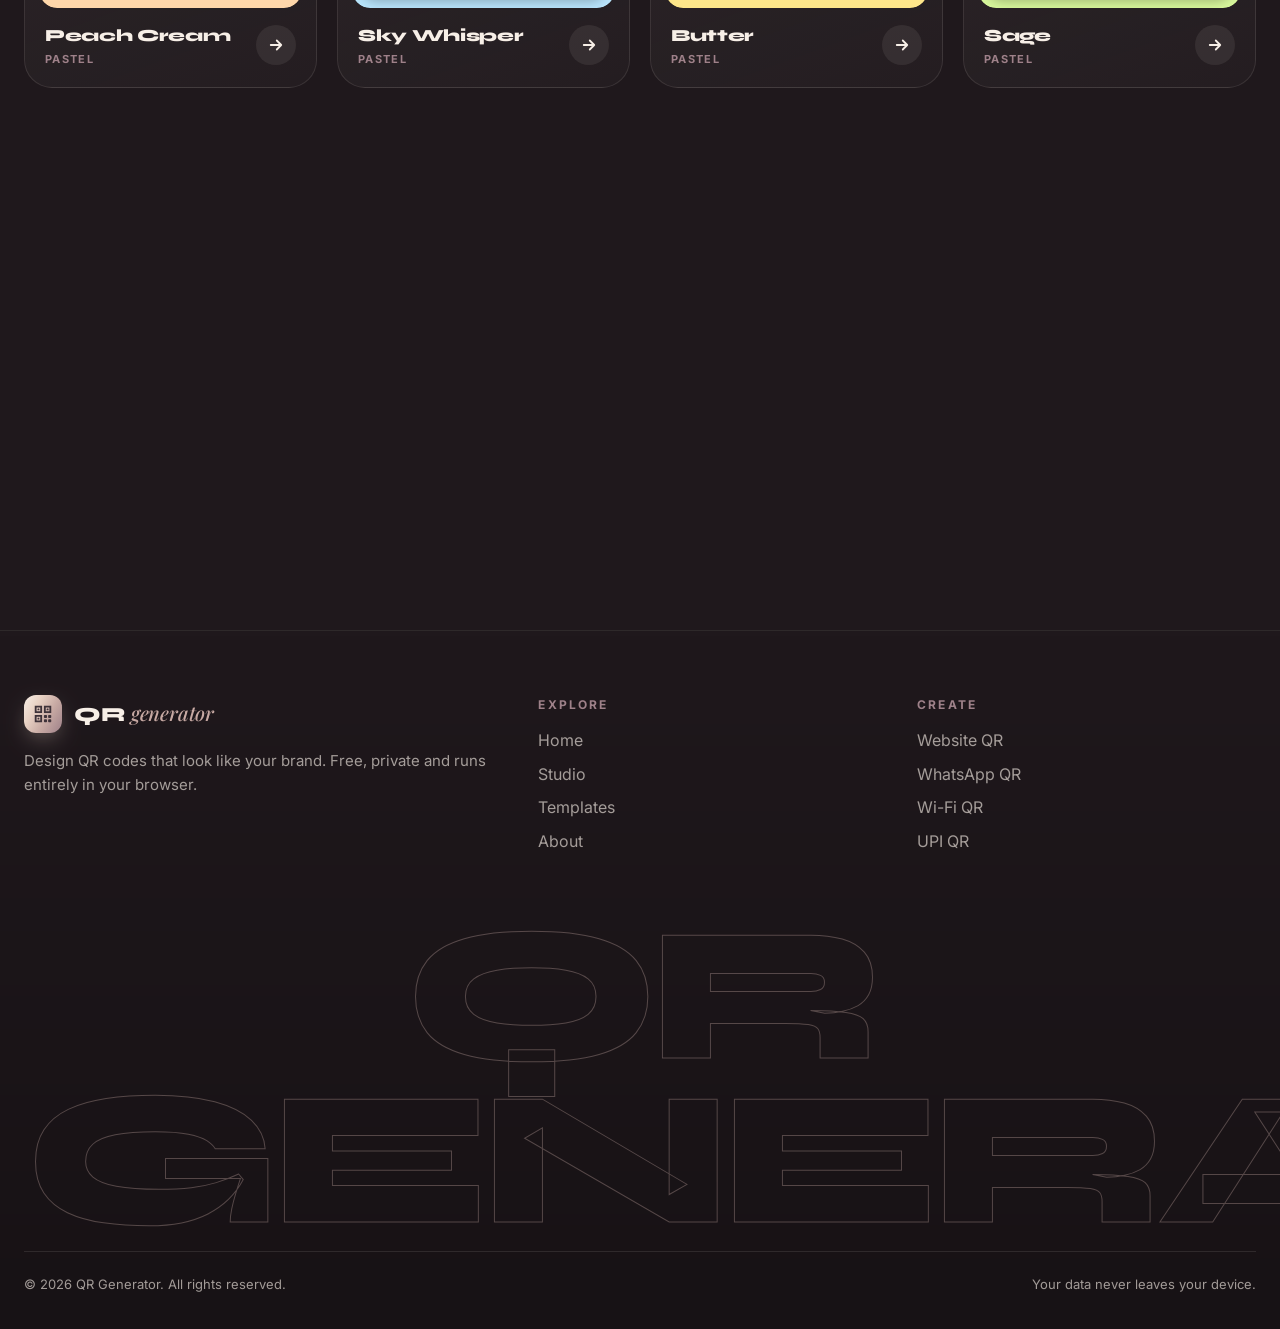
<file: templates.html>
<!doctype html>
<html lang="en">
<head>
<meta charset="utf-8">
<meta name="viewport" content="width=device-width, initial-scale=1">
<title>Templates — QR Generator</title>
<meta name="description" content="60 professionally designed QR code templates — minimal, dark, neon, gradient, social, business, festive and pastel. Pick one and customise it in the studio.">
<meta name="theme-color" content="#1F181C">
<link rel="icon" href="assets/favicon.svg" type="image/svg+xml">
<link rel="preconnect" href="https://fonts.googleapis.com">
<link rel="preconnect" href="https://fonts.gstatic.com" crossorigin>
<link href="https://fonts.googleapis.com/css2?family=Inter:wght@400;500;600;700&family=Playfair+Display:ital,wght@1,500;1,600&family=Syne:wght@700;800&display=swap" rel="stylesheet">
<link rel="stylesheet" href="css/style.css">
<link rel="stylesheet" href="css/templates.css">
<script>try{var s=sessionStorage;if(s.getItem('qro-t'))document.documentElement.classList.add('px-in');else if(s.getItem('qro-seen'))document.documentElement.classList.add('skip-loader');}catch(e){}</script>
</head>
<body data-page="templates">

<div class="loader" id="loader" aria-hidden="true"><div class="loader-in">
  <div class="loader-logo"><span style="--i:0">Q</span><span style="--i:1">R</span><span class="serif" style="--i:2">g</span><span class="serif" style="--i:3">e</span><span class="serif" style="--i:4">n</span></div>
  <div class="loader-bar"><i id="loader-bar"></i></div>
  <div class="loader-count" id="loader-count">000</div>
</div></div>

<main>
  <section class="t-hero">
    <div class="container">
      <span class="eyebrow" data-reveal>Template library</span>
      <h1 class="display t-title" data-split>60 ready-made looks. <em class="serif grad-text">Pick one, make it yours.</em></h1>
      <p class="lead" data-reveal style="--d:.2s;margin-top:22px" id="tLead">Every template opens in the studio, where you can change anything — shapes, colours, background, logo and label.</p>
    </div>
  </section>

  <section class="t-bar-wrap">
    <div class="container">
      <div class="t-bar" data-reveal>
        <div class="t-chips" id="tChips" role="tablist" aria-label="Template categories"></div>
        <label class="t-search"><svg viewBox="0 0 24 24" fill="none" stroke="currentColor" stroke-width="2.2" stroke-linecap="round"><circle cx="11" cy="11" r="7"/><path d="M20 20l-3.5-3.5"/></svg><span class="sr-only">Search templates</span><input id="tSearch" type="search" placeholder="Search templates…" autocomplete="off"></label>
      </div>
    </div>
  </section>

  <section class="t-grid-wrap">
    <div class="container">
      <div class="t-count" id="tCount" aria-live="polite"></div>
      <div class="t-grid" id="tGrid"></div>
      <div class="t-empty" id="tEmpty" hidden>No templates match that search.</div>
    </div>
  </section>

  <section class="section" style="padding-top:20px">
    <div class="container">
      <div class="t-cta" data-reveal="scale">
        <div><h2 class="display">Want to start from scratch?</h2><p class="lead" style="margin-top:12px">The studio has 60 colour combos, 11 body shapes, logos, backgrounds and labels.</p></div>
        <a class="btn btn-primary" href="studio.html" data-magnetic>Open the studio <svg class="arrow" viewBox="0 0 24 24" fill="none" stroke="currentColor" stroke-width="2.4" stroke-linecap="round" stroke-linejoin="round"><path d="M5 12h14M13 6l6 6-6 6"/></svg></a>
      </div>
    </div>
  </section>
</main>

<script src="js/qr-core.js"></script>
<script src="js/qr-render.js"></script>
<script src="js/data.js"></script>
<script src="js/qr-kit.js"></script>
<script src="js/ui.js"></script>
<script src="js/templates.js"></script>
</body>
</html>
</file>
<file: css/style.css>
/* ==========================================================================
   QR Generator — shared design system
   Palette from reference: #3E3239 · #6B5560 · #9E8189 · #C7A9A3 · #E8D2C4 · #F7EFE7
   ========================================================================== */
:root {
  --ink: #181215;
  --bg: #1F181C;
  --bg-2: #261E23;
  --panel: #2C2328;
  --plum: #3E3239;
  --mauve: #6B5560;
  --rose: #9E8189;
  --dusty: #C7A9A3;
  --sand: #E8D2C4;
  --cream: #F7EFE7;
  --line: rgba(247, 239, 231, .10);
  --line-2: rgba(247, 239, 231, .18);
  --text: #F7EFE7;
  --muted: rgba(247, 239, 231, .62);
  --grad: linear-gradient(120deg, #F7EFE7 0%, #E8D2C4 30%, #C7A9A3 62%, #9E8189 100%);
  --grad-soft: linear-gradient(135deg, rgba(232, 210, 196, .16), rgba(158, 129, 137, .10));
  --ease: cubic-bezier(.22, 1, .36, 1);
  --ease-io: cubic-bezier(.76, 0, .24, 1);
  --radius: 22px;
  --font-display: "Syne", "Plus Jakarta Sans", "Segoe UI", system-ui, sans-serif;
  --font-serif: "Playfair Display", "Georgia", serif;
  --font-body: "Inter", system-ui, -apple-system, "Segoe UI", Roboto, sans-serif;
}

*, *::before, *::after { box-sizing: border-box; }
html { overflow-x: clip; max-width: 100%; scroll-behavior: smooth; -webkit-text-size-adjust: 100%; }
body {
  margin: 0; background: var(--bg); color: var(--text);
  font-family: var(--font-body); font-size: 16px; line-height: 1.6;
  -webkit-font-smoothing: antialiased; overflow-x: clip;
}
img, canvas, svg { display: block; max-width: 100%; }
a { color: inherit; text-decoration: none; }
button { font: inherit; color: inherit; cursor: pointer; border: 0; background: none; }
input, select, textarea { font: inherit; color: inherit; }
::selection { background: var(--dusty); color: var(--ink); }
:focus-visible { outline: 2px solid var(--sand); outline-offset: 3px; border-radius: 8px; }
.sr-only { position: absolute; width: 1px; height: 1px; overflow: hidden; clip: rect(0 0 0 0); white-space: nowrap; }

/* scrollbar */
* { scrollbar-width: thin; scrollbar-color: var(--mauve) transparent; }
::-webkit-scrollbar { width: 8px; height: 8px; }
::-webkit-scrollbar-thumb { background: var(--mauve); border-radius: 8px; }

/* ----- ambient background ----- */
.ambient { position: fixed; inset: 0; z-index: -1; overflow: hidden; pointer-events: none; }
.ambient::before, .ambient::after {
  content: ""; position: absolute; width: 60vmax; height: 60vmax; border-radius: 50%;
  filter: blur(90px); opacity: .5;
}
.ambient::before { background: radial-gradient(circle, rgba(158, 129, 137, .55), transparent 65%); top: -22vmax; left: -12vmax; animation: drift 18s ease-in-out infinite alternate; }
.ambient::after { background: radial-gradient(circle, rgba(232, 210, 196, .28), transparent 65%); bottom: -26vmax; right: -14vmax; animation: drift 22s ease-in-out infinite alternate-reverse; }
@keyframes drift { to { transform: translate3d(8vmax, 6vmax, 0) scale(1.15); } }
.grain {
  position: fixed; inset: 0; z-index: 0; pointer-events: none; opacity: .06; mix-blend-mode: overlay;
  background-image: url("data:image/svg+xml;utf8,<svg xmlns='http://www.w3.org/2000/svg' width='160' height='160'><filter id='n'><feTurbulence type='fractalNoise' baseFrequency='.9' numOctaves='2' stitchTiles='stitch'/></filter><rect width='100%' height='100%' filter='url(%23n)'/></svg>");
}
.cursor-glow {
  position: fixed; left: 0; top: 0; width: 420px; height: 420px; margin: -210px 0 0 -210px; z-index: 0; pointer-events: none;
  background: radial-gradient(circle, rgba(232, 210, 196, .13), transparent 62%); transition: opacity .4s; opacity: 0;
  will-change: transform;
}
@media (pointer: coarse) { .cursor-glow { display: none; } }

/* ----- typography ----- */
.display { font-family: var(--font-display); font-weight: 800; letter-spacing: -.035em; line-height: .98; }
.serif { font-family: var(--font-serif); font-style: italic; font-weight: 500; letter-spacing: -.01em; }
.grad-text { background: var(--grad); -webkit-background-clip: text; background-clip: text; color: transparent; }
.eyebrow {
  display: inline-flex; align-items: center; gap: 10px; font-size: 12px; font-weight: 700; letter-spacing: .18em;
  text-transform: uppercase; color: var(--dusty);
}
.eyebrow::before { content: ""; width: 26px; height: 1px; background: var(--dusty); }
.container { width: min(1240px, 100% - 48px); margin-inline: auto; }
.section { padding: clamp(72px, 10vw, 140px) 0; position: relative; z-index: 1; }
.h2 { font-family: var(--font-display); font-weight: 800; font-size: clamp(34px, 5.4vw, 68px); letter-spacing: -.035em; line-height: 1.02; margin: 18px 0 0; }
.lead { color: var(--muted); font-size: clamp(16px, 1.6vw, 19px); max-width: 56ch; }

/* ----- buttons ----- */
.btn {
  --h: 52px; display: inline-flex; align-items: center; justify-content: center; gap: 10px; height: var(--h); padding: 0 26px;
  border-radius: 999px; font-weight: 700; font-size: 15px; letter-spacing: .01em; position: relative; overflow: hidden; isolation: isolate;
  transition: transform .4s var(--ease), box-shadow .4s var(--ease), background .3s, color .3s; white-space: nowrap;
}
.btn svg { width: 18px; height: 18px; flex: none; transition: transform .4s var(--ease); }
.btn:hover svg.arrow { transform: translateX(4px); }
.btn-primary { background: var(--cream); color: var(--plum); box-shadow: 0 10px 30px -10px rgba(232, 210, 196, .55); }
.btn-primary::before {
  content: ""; position: absolute; inset: 0; z-index: -1; background: var(--grad); background-size: 200% 100%;
  opacity: 0; transition: opacity .35s; animation: sheen 4s linear infinite;
}
.btn-primary:hover::before { opacity: 1; }
.btn-primary:hover { transform: translateY(-2px); box-shadow: 0 16px 40px -10px rgba(232, 210, 196, .7); }
.btn-primary:active { transform: translateY(0) scale(.98); }
@keyframes sheen { to { background-position: -200% 0; } }
.btn-ghost { background: rgba(247, 239, 231, .06); border: 1px solid var(--line-2); backdrop-filter: blur(10px); }
.btn-ghost:hover { background: rgba(247, 239, 231, .12); transform: translateY(-2px); }
.btn-sm { --h: 42px; padding: 0 18px; font-size: 14px; }
.btn[disabled] { opacity: .5; pointer-events: none; }

/* ----- nav ----- */
.nav { position: fixed; top: 0; left: 0; right: 0; z-index: 60; padding: 14px 0; transition: transform .5s var(--ease), background .4s, backdrop-filter .4s; }
.nav.scrolled { background: rgba(31, 24, 28, .72); backdrop-filter: blur(18px) saturate(1.4); -webkit-backdrop-filter: blur(18px) saturate(1.4); border-bottom: 1px solid var(--line); }
.nav.hide { transform: translateY(-100%); }
.nav-in { display: flex; align-items: center; justify-content: space-between; gap: 20px; }
.brand { display: inline-flex; align-items: center; gap: 12px; font-family: var(--font-display); font-weight: 800; font-size: 20px; letter-spacing: -.02em; }
.brand-mark {
  width: 38px; height: 38px; border-radius: 12px; background: var(--grad); display: grid; place-items: center; color: var(--plum);
  box-shadow: 0 8px 24px -8px rgba(232, 210, 196, .6); transition: transform .6s var(--ease);
}
.brand:hover .brand-mark { transform: rotate(-12deg) scale(1.08); }
.brand-mark svg { width: 22px; height: 22px; }
.nav-links { display: flex; align-items: center; gap: 4px; padding: 5px; border-radius: 999px; background: rgba(247, 239, 231, .06); border: 1px solid var(--line); }
.nav-links a { padding: 9px 18px; border-radius: 999px; font-size: 14px; font-weight: 600; color: var(--muted); transition: color .3s, background .3s; }
.nav-links a:hover { color: var(--text); }
.nav-links a[aria-current="page"] { background: var(--cream); color: var(--plum); }
.nav-cta { display: flex; align-items: center; gap: 10px; }
.burger { display: none; width: 44px; height: 44px; border-radius: 50%; background: rgba(247, 239, 231, .08); border: 1px solid var(--line-2); place-items: center; }
.burger span, .burger span::before { display: block; width: 18px; height: 2px; background: var(--cream); border-radius: 2px; position: relative; transition: transform .4s var(--ease); }
.burger span::before { content: ""; position: absolute; top: 6px; }
.burger[aria-expanded="true"] span { transform: translateY(3px) rotate(45deg); }
.burger[aria-expanded="true"] span::before { transform: translateY(-6px) rotate(-90deg); top: 6px; }
.mobile-menu {
  position: fixed; inset: 0; z-index: 55; background: rgba(24, 18, 21, .96); backdrop-filter: blur(20px); display: flex; flex-direction: column;
  justify-content: center; gap: 6px; padding: 100px 28px 40px; clip-path: circle(0 at calc(100% - 46px) 40px); transition: clip-path .7s var(--ease-io);
  pointer-events: none;
}
.mobile-menu.open { clip-path: circle(150% at calc(100% - 46px) 40px); pointer-events: auto; }
.mobile-menu a { font-family: var(--font-display); font-weight: 800; font-size: clamp(38px, 11vw, 64px); letter-spacing: -.03em; line-height: 1.15; opacity: 0; transform: translateY(24px); transition: opacity .5s, transform .6s var(--ease); }
.mobile-menu.open a { opacity: 1; transform: none; }
.mobile-menu.open a:nth-child(2) { transition-delay: .08s; } .mobile-menu.open a:nth-child(3) { transition-delay: .16s; } .mobile-menu.open a:nth-child(4) { transition-delay: .24s; }
.mobile-menu a[aria-current="page"] { color: var(--dusty); font-family: var(--font-serif); font-style: italic; font-weight: 500; }
@media (max-width: 880px) {
  .nav-links, .nav-cta .btn { display: none; }
  .burger { display: grid; }
}

/* ----- scroll reveal ----- */
[data-reveal] { opacity: 0; transform: translateY(36px); transition: opacity 1s var(--ease), transform 1.1s var(--ease); transition-delay: var(--d, 0s); }
[data-reveal].in { opacity: 1; transform: none; }
[data-reveal="left"] { transform: translateX(-40px); }
[data-reveal="scale"] { transform: scale(.92); }
.split .w { display: inline-block; overflow: hidden; vertical-align: top; padding: .08em .02em .12em; margin: -.08em -.02em -.12em; }
.split .w > span { display: inline-block; transform: translateY(115%) rotate(4deg); transition: transform 1.1s var(--ease); transition-delay: calc(var(--i) * 55ms + var(--base, 0ms)); }
.split.in .w > span { transform: none; }

/* ----- marquee ----- */
.marquee { overflow: hidden; border-block: 1px solid var(--line); background: rgba(247, 239, 231, .03); padding: 22px 0; position: relative; z-index: 1; }
.marquee-track { display: flex; width: max-content; animation: marq 38s linear infinite; }
.marquee:hover .marquee-track { animation-play-state: paused; }
.marquee-track span { font-family: var(--font-display); font-weight: 800; font-size: clamp(22px, 3.2vw, 40px); letter-spacing: -.02em; padding: 0 28px; white-space: nowrap; display: inline-flex; align-items: center; gap: 56px; text-transform: uppercase; }
.marquee-track span i { font-style: normal; color: var(--dusty); font-size: .6em; }
.marquee-track span.o { color: transparent; -webkit-text-stroke: 1.2px var(--rose); }
@keyframes marq { to { transform: translateX(-50%); } }

/* ----- loader + pixel transition ----- */
.loader {
  position: fixed; inset: 0; width: 100%; max-width: 100vw; z-index: 9999; background: var(--ink); display: grid; place-items: center; overflow: hidden;
}
.loader-in { display: flex; flex-direction: column; align-items: center; gap: 22px; }
.loader-logo { display: flex; gap: 4px; font-family: var(--font-display); font-weight: 800; font-size: clamp(54px, 12vw, 120px); letter-spacing: -.04em; line-height: 1; }
.loader-logo span { display: inline-block; opacity: 0; transform: translateY(60%) scale(.8); animation: lg .9s var(--ease) forwards; animation-delay: calc(var(--i) * 70ms + .1s); }
.loader-logo .serif { color: var(--dusty); }
@keyframes lg { to { opacity: 1; transform: none; } }
.loader-bar { width: min(260px, 60vw); height: 3px; background: rgba(247, 239, 231, .12); border-radius: 3px; overflow: hidden; }
.loader-bar i { display: block; height: 100%; width: 0; background: var(--grad); transition: width .2s linear; }
.loader-count { font-family: var(--font-display); font-weight: 700; font-size: 13px; letter-spacing: .24em; color: var(--rose); }
.loader.done .loader-in { opacity: 0; transform: scale(.96); transition: .5s var(--ease); }
.loader.done { background: transparent; pointer-events: none; }

#px { position: fixed; inset: 0; z-index: 9998; display: grid; pointer-events: none; }
#px.on { pointer-events: all; }
#px i { background: var(--c, var(--plum)); transform: scale(0); transition: transform .45s var(--ease-io); transition-delay: var(--dl, 0ms); }
#px.cover i { transform: scale(1.02); }
#px.nt i { transition: none; }
.skip-loader .loader, .px-in .loader { display: none; }
html.px-in::before { content: ""; position: fixed; inset: 0; z-index: 9997; background: var(--plum); }
html.px-in body { overflow: hidden; }

/* ----- footer ----- */
.footer { border-top: 1px solid var(--line); padding: 64px 0 34px; position: relative; z-index: 1; background: linear-gradient(to bottom, transparent, rgba(0, 0, 0, .25)); }
.footer-grid { display: grid; grid-template-columns: 1.4fr 1fr 1fr; gap: 40px; }
.footer h4 { margin: 0 0 14px; font-size: 12px; letter-spacing: .18em; text-transform: uppercase; color: var(--rose); }
.footer ul { list-style: none; margin: 0; padding: 0; display: grid; gap: 8px; }
.footer ul a { color: var(--muted); transition: color .3s, padding .3s; }
.footer ul a:hover { color: var(--cream); padding-left: 6px; }
.footer-big { font-family: var(--font-display); font-weight: 800; font-size: clamp(54px, 15vw, 210px); letter-spacing: -.05em; line-height: .85; margin: 60px 0 10px; color: transparent; -webkit-text-stroke: 1px rgba(199, 169, 163, .35); text-align: center; user-select: none; }
.footer-bot { display: flex; justify-content: space-between; flex-wrap: wrap; gap: 12px; color: var(--muted); font-size: 13px; border-top: 1px solid var(--line); padding-top: 22px; }
@media (max-width: 760px) { .footer-grid { grid-template-columns: 1fr 1fr; } .footer-grid > :first-child { grid-column: 1 / -1; } }

/* ----- toast ----- */
.toast {
  position: fixed; left: 50%; bottom: 28px; z-index: 9000; transform: translate(-50%, 30px); opacity: 0; pointer-events: none;
  background: var(--cream); color: var(--plum); font-weight: 700; font-size: 14px; padding: 12px 22px; border-radius: 999px;
  box-shadow: 0 20px 50px -12px rgba(0, 0, 0, .6); transition: .5s var(--ease); max-width: calc(100% - 32px); text-align: center;
}
.toast.show { transform: translate(-50%, 0); opacity: 1; }

@media (prefers-reduced-motion: reduce) {
  *, *::before, *::after { animation-duration: .001ms !important; animation-iteration-count: 1 !important; transition-duration: .001ms !important; scroll-behavior: auto !important; }
  [data-reveal], .split .w > span { opacity: 1; transform: none; }
}

@media (max-width: 640px) {
  .container { width: calc(100% - 32px); }
  .footer-big { margin: 36px 0 6px; }
  .nav-in .brand span:last-child { font-size: 18px; }
  .t-hero, .section { overflow-x: clip; }
}

.hero, .marquee, .stats, .cta, .t-hero { overflow-x: clip; }
.tunnel { max-width: 100vw; }
</file>
<file: css/home.css>
/* ===== Home ===== */
.split .grad-text { background: none; -webkit-text-fill-color: initial; }
.split .grad-text .w > span { background: var(--grad); -webkit-background-clip: text; background-clip: text; color: transparent; -webkit-text-fill-color: transparent; }

.hero { min-height: 100svh; display: flex; align-items: center; padding: 120px 0 90px; position: relative; z-index: 1; }
.hero-grid { display: grid; grid-template-columns: 1.08fr .92fr; gap: clamp(32px, 5vw, 80px); align-items: center; }
.hero-title { font-size: clamp(44px, 7.4vw, 104px); margin: 22px 0 26px; }
.hero .lead { margin-bottom: 34px; }

/* URL bar */
@property --a { syntax: '<angle>'; inherits: false; initial-value: 0deg; }
@keyframes spin { to { --a: 360deg; } }
.urlbar {
  position: relative; display: flex; align-items: center; gap: 8px; padding: 8px 8px 8px 22px; border-radius: 999px; max-width: 680px;
  background: rgba(247, 239, 231, .07); backdrop-filter: blur(16px); -webkit-backdrop-filter: blur(16px);
  box-shadow: inset 0 0 0 1px var(--line-2), 0 30px 70px -30px rgba(0, 0, 0, .7); transition: box-shadow .4s, transform .4s var(--ease);
}
.urlbar::before {
  content: ""; position: absolute; inset: 0; border-radius: inherit; padding: 1.6px; pointer-events: none;
  background: conic-gradient(from var(--a), transparent 0 55%, var(--sand) 78%, var(--cream) 86%, transparent 100%);
  -webkit-mask: linear-gradient(#000 0 0) content-box, linear-gradient(#000 0 0); -webkit-mask-composite: xor; mask-composite: exclude;
  animation: spin 4.5s linear infinite;
}
.urlbar:focus-within { box-shadow: inset 0 0 0 1px var(--dusty), 0 0 0 6px rgba(199, 169, 163, .14), 0 30px 70px -30px rgba(0, 0, 0, .7); transform: translateY(-2px); }
.urlbar.shake { animation: shake .45s; }
@keyframes shake { 20%, 60% { transform: translateX(-8px); } 40%, 80% { transform: translateX(8px); } }
.u-ico { width: 22px; height: 22px; color: var(--dusty); flex: none; }
.urlbar input { flex: 1; min-width: 0; background: none; border: 0; outline: 0; font-size: 17px; padding: 14px 6px; color: var(--cream); }
.urlbar input::placeholder { color: rgba(247, 239, 231, .42); }
.paste { display: inline-flex; align-items: center; gap: 8px; height: 44px; padding: 0 16px; border-radius: 999px; color: var(--muted); font-weight: 600; font-size: 14px; transition: background .3s, color .3s; }
.paste:hover { background: rgba(247, 239, 231, .09); color: var(--cream); }
.paste svg { width: 18px; height: 18px; }
.urlbar .go { --h: 54px; }
.hint { margin: 16px 0 0; font-size: 14px; color: var(--muted); }
.hint a { color: var(--sand); border-bottom: 1px solid rgba(232, 210, 196, .35); transition: border-color .3s; }
.hint a:hover { border-color: var(--sand); }
.pills { list-style: none; display: flex; flex-wrap: wrap; gap: 10px; padding: 0; margin: 30px 0 0; }
.pills li { display: inline-flex; align-items: center; gap: 9px; font-size: 13px; font-weight: 600; padding: 8px 15px; border-radius: 999px; background: rgba(247, 239, 231, .05); border: 1px solid var(--line); color: var(--sand); }
.pills i { width: 7px; height: 7px; border-radius: 50%; background: var(--dusty); box-shadow: 0 0 0 4px rgba(199, 169, 163, .18); }

/* hero visual — QR travels from the far back to the front */
.hero-visual { max-width: 100%; display: grid; place-items: center; perspective: 1000px; perspective-origin: 50% 50%; position: relative; }
.tunnel { position: absolute; inset: -10% -20%; transform-style: preserve-3d; pointer-events: none; }
.tunnel i { position: absolute; border-radius: 22%; border: 2px solid rgba(232, 210, 196, .55); background: linear-gradient(135deg, rgba(232, 210, 196, .22), rgba(158, 129, 137, .06)); opacity: 0; transform: translate3d(0, 0, -2200px); animation: rush 4.5s linear infinite; box-shadow: 0 0 30px rgba(232, 210, 196, .18); }
.tunnel i::after { content: ""; position: absolute; inset: 24%; border-radius: 28%; background: rgba(232, 210, 196, .55); }
@keyframes rush { 0% { opacity: 0; transform: translate3d(0, 0, -2200px) rotate(var(--r)); } 18% { opacity: .8; } 85% { opacity: .55; } 100% { opacity: 0; transform: translate3d(0, 0, 620px) rotate(calc(var(--r) * -1)); } }
html:not(.ready) .stage, html:not(.ready) .tunnel { opacity: 0; }
.stage { position: relative; width: min(430px, 100%); aspect-ratio: 1; transform-style: preserve-3d; }
.stage-back { position: absolute; inset: 0; border-radius: 40px; border: 1px solid var(--line-2); transform-style: preserve-3d; }
.stage-back.s1 { background: linear-gradient(160deg, rgba(158, 129, 137, .35), rgba(62, 50, 57, .2)); --rot: -7deg; transform: rotate(-7deg) translate(-16px, 8px); }
.stage-back.s2 { background: linear-gradient(200deg, rgba(232, 210, 196, .22), rgba(107, 85, 96, .15)); --rot: 6deg; transform: rotate(6deg) translate(18px, -4px); }
html.ready .stage-back.s1 { animation: flyBack 1.9s cubic-bezier(.16, 1, .3, 1) .15s backwards, bob 9s ease-in-out 2s infinite; }
html.ready .stage-back.s2 { animation: flyBack 1.9s cubic-bezier(.16, 1, .3, 1) .3s backwards, bob 11s ease-in-out 2.2s infinite reverse; }
@keyframes flyBack { from { opacity: 0; transform: translate3d(0, -60px, -1800px) rotateX(40deg) rotateY(-35deg) rotate(var(--rot)); filter: blur(16px); } 55% { opacity: 1; } }
@keyframes bob { 50% { translate: 0 -12px; } }
.stage-card {
  position: absolute; inset: 0; border-radius: 40px; padding: 18px; display: grid;
  background: linear-gradient(160deg, rgba(247, 239, 231, .16), rgba(247, 239, 231, .05)); backdrop-filter: blur(22px); -webkit-backdrop-filter: blur(22px);
  border: 1px solid var(--line-2); box-shadow: 0 50px 100px -40px rgba(0, 0, 0, .8), inset 0 1px 0 rgba(255, 255, 255, .2);
  will-change: transform;
}
html.ready .stage-card { animation: flyIn 1.9s cubic-bezier(.16, 1, .3, 1) backwards; }
@keyframes flyIn { 0% { opacity: 0; transform: translate3d(0, -90px, -2400px) rotateX(48deg) rotateY(-40deg) scale(.5); filter: blur(22px); } 45% { opacity: 1; filter: blur(2px); } 100% { transform: none; filter: none; } }
.stage-card canvas { width: 100%; height: 100%; object-fit: contain; border-radius: 26px; }
.stage-card canvas.fly { animation: swapFly 1.2s cubic-bezier(.16, 1, .3, 1); }
@keyframes swapFly { from { opacity: 0; transform: perspective(900px) translate3d(0, -30px, -800px) rotateX(30deg) rotateY(-24deg); filter: blur(10px); } 40% { opacity: 1; } }

/* bento */
.bento { display: grid; grid-template-columns: repeat(12, 1fr); gap: 18px; margin-top: 56px; }
.bcard {
  position: relative; border-radius: 30px; padding: 28px; background: linear-gradient(160deg, rgba(247, 239, 231, .08), rgba(247, 239, 231, .025));
  border: 1px solid var(--line); overflow: hidden; transition: transform .25s ease-out, border-color .4s, opacity 1s var(--ease);
}
.bcard::after { content: ""; position: absolute; inset: 0; pointer-events: none; opacity: 0; transition: opacity .4s; background: radial-gradient(420px circle at var(--mx, 50%) var(--my, 0%), rgba(232, 210, 196, .14), transparent 60%); }
.bcard:hover { border-color: var(--line-2); }
.bcard:hover::after { opacity: 1; }
.bcard h3 { font-family: var(--font-display); font-weight: 800; font-size: 24px; letter-spacing: -.02em; margin: 0 0 8px; line-height: 1.15; }
.bcard p { margin: 0; color: var(--muted); font-size: 15px; max-width: 38ch; }
.b-studio { grid-column: span 7; grid-row: span 2; min-height: 460px; display: flex; flex-direction: column; }
.b-shapes { grid-column: span 5; } .b-colors { grid-column: span 5; }
.b-logo { grid-column: span 4; } .b-bg { grid-column: span 4; } .b-export { grid-column: span 4; }
@media (max-width: 980px) { .b-studio { grid-column: 1 / -1; } .b-shapes, .b-colors { grid-column: span 6; } .b-logo, .b-bg, .b-export { grid-column: span 6; } .b-export { grid-column: 1 / -1; } }
@media (max-width: 640px) { .bento > * { grid-column: 1 / -1 !important; } }

.mock { flex: 1; margin-top: 26px; display: grid; grid-template-columns: 38px 1fr 1.1fr; gap: 12px; align-items: stretch; min-height: 230px; }
.mock-rail { display: grid; align-content: start; gap: 8px; padding: 8px 0; }
.mock-rail i { height: 30px; border-radius: 10px; background: rgba(247, 239, 231, .08); }
.mock-rail i.on { background: var(--cream); animation: railp 5s ease-in-out infinite; }
@keyframes railp { 50% { background: var(--dusty); } }
.mock-panel { border-radius: 18px; background: rgba(0, 0, 0, .22); padding: 16px; display: grid; align-content: start; gap: 12px; }
.mock-panel b { display: block; height: 10px; width: 60%; border-radius: 6px; background: rgba(247, 239, 231, .35); }
.mock-panel b.s { width: 38%; background: rgba(247, 239, 231, .15); }
.mock-sl { height: 6px; border-radius: 6px; background: rgba(247, 239, 231, .12); overflow: hidden; }
.mock-sl i { display: block; height: 100%; width: 70%; border-radius: 6px; background: var(--grad); animation: slide 6s ease-in-out infinite alternate; }
.mock-sl:nth-of-type(2) i { animation-delay: -2s; }
@keyframes slide { from { width: 20%; } to { width: 90%; } }
.mock-sw { display: flex; gap: 8px; margin-top: 4px; }
.mock-sw i { width: 22px; height: 22px; border-radius: 50%; background: var(--plum); border: 2px solid var(--cream); }
.mock-sw i:nth-child(2) { background: var(--rose); } .mock-sw i:nth-child(3) { background: var(--dusty); } .mock-sw i:nth-child(4) { background: var(--sand); } .mock-sw i:nth-child(5) { background: #BE185D; }
.mock-qr { width: 100%; height: 100%; border-radius: 18px; object-fit: contain; background: var(--cream); align-self: center; max-height: 280px; }

.shape-row { display: flex; flex-wrap: wrap; gap: 10px; margin-top: 22px; }
.shape-row canvas { width: 48px; height: 48px; border-radius: 14px; background: rgba(247, 239, 231, .08); padding: 5px; transition: transform .4s var(--ease), background .3s; }
.shape-row canvas:hover { transform: translateY(-5px) rotate(-4deg); background: rgba(247, 239, 231, .16); }
.sw-grid { display: grid; grid-template-columns: repeat(10, 1fr); gap: 8px; margin-top: 22px; }
.sw-grid i { aspect-ratio: 1; border-radius: 50%; border: 2px solid rgba(247, 239, 231, .14); transition: transform .35s var(--ease); }
.sw-grid i:hover { transform: scale(1.35); z-index: 1; }
.icon-row { display: flex; flex-wrap: wrap; gap: 10px; margin-top: 22px; }
.icon-row img { width: 42px; height: 42px; border-radius: 50%; transition: transform .45s var(--ease); }
.icon-row img:hover { transform: translateY(-6px) rotate(10deg) scale(1.1); }
.bg-trio { display: flex; gap: 12px; margin-top: 22px; }
.bg-trio i { flex: 1; aspect-ratio: 1; border-radius: 14px; display: grid; place-items: center; transition: transform .45s var(--ease); }
.bg-trio i:hover { transform: translateY(-6px); }
.bg-trio u { display: block; background: repeating-conic-gradient(var(--plum) 0 25%, var(--cream) 0 50%) 0 0 / 8px 8px; border-radius: 3px; }
.bg-trio .t1 { background: var(--dusty); } .bg-trio .t1 u { width: 62%; height: 62%; outline: 5px solid var(--cream); }
.bg-trio .t2 { background: var(--mauve); } .bg-trio .t2 u { width: 48%; height: 48%; outline: 12px solid var(--cream); }
.bg-trio .t3 { background: var(--cream); } .bg-trio .t3 u { width: 78%; height: 78%; }
.fmt { display: flex; align-items: center; gap: 10px; margin-top: 22px; flex-wrap: wrap; }
.fmt span { padding: 8px 16px; border-radius: 999px; background: var(--cream); color: var(--plum); font-weight: 800; font-size: 13px; letter-spacing: .06em; }
.fmt span:nth-child(2) { background: var(--dusty); }
.fmt em { font-size: 22px; color: var(--sand); }

/* steps */
.steps-grid { display: grid; grid-template-columns: .9fr 1.1fr; gap: clamp(30px, 6vw, 100px); align-items: start; }
.steps-head { position: sticky; top: 120px; }
.steps-list { list-style: none; margin: 0; padding: 0; display: grid; gap: 18px; }
.steps-list li { display: grid; grid-template-columns: auto 1fr; gap: 28px; padding: 34px; border-radius: 30px; border: 1px solid var(--line); background: linear-gradient(160deg, rgba(247, 239, 231, .07), rgba(247, 239, 231, .02)); transition: transform .5s var(--ease), border-color .4s, opacity 1s var(--ease); }
.steps-list li:hover { transform: translateX(10px); border-color: var(--line-2); }
.num { font-family: var(--font-serif); font-style: italic; font-size: clamp(54px, 7vw, 92px); line-height: .9; color: transparent; -webkit-text-stroke: 1.2px var(--dusty); }
.steps-list h3 { margin: 0 0 8px; font-family: var(--font-display); font-weight: 800; font-size: clamp(26px, 3vw, 38px); letter-spacing: -.03em; }
.steps-list p { margin: 0; color: var(--muted); max-width: 40ch; }
@media (max-width: 900px) { .steps-grid { grid-template-columns: 1fr; } .steps-head { position: static; } .steps-list li { grid-template-columns: 1fr; gap: 10px; } }

/* templates teaser */
.tpl-head { display: flex; justify-content: space-between; align-items: end; gap: 24px; flex-wrap: wrap; margin-bottom: 44px; }
.tpl-grid { display: grid; grid-template-columns: repeat(4, 1fr); gap: 18px; }
.tpl-card { position: relative; border-radius: 26px; padding: 14px 14px 16px; background: rgba(247, 239, 231, .05); border: 1px solid var(--line); transition: transform .5s var(--ease), border-color .3s, box-shadow .5s; display: block; }
.tpl-card:hover { transform: translateY(-10px) rotate(-1deg); border-color: var(--line-2); box-shadow: 0 30px 60px -28px rgba(0, 0, 0, .8); }
.tpl-card canvas { width: 100%; aspect-ratio: 1; height: auto; border-radius: 16px; object-fit: contain; background: rgba(0, 0, 0, .15); }
.tpl-card span { display: flex; justify-content: space-between; margin-top: 12px; font-weight: 700; font-size: 14px; padding: 0 4px; }
.tpl-card span em { font-style: normal; font-weight: 600; font-size: 12px; color: var(--rose); letter-spacing: .08em; text-transform: uppercase; }
@media (max-width: 900px) { .tpl-grid { grid-template-columns: repeat(2, 1fr); } }

/* stats */
.stats { border-block: 1px solid var(--line); position: relative; z-index: 1; background: rgba(247, 239, 231, .025); }
.stats-grid { display: grid; grid-template-columns: repeat(4, 1fr); }
.stats-grid > div { padding: 56px 24px; text-align: center; border-right: 1px solid var(--line); }
.stats-grid > div:last-child { border-right: 0; }
.stats-grid b { display: block; font-family: var(--font-display); font-weight: 800; font-size: clamp(44px, 7vw, 92px); letter-spacing: -.04em; line-height: 1; background: var(--grad); -webkit-background-clip: text; background-clip: text; color: transparent; }
.stats-grid span { display: block; margin-top: 10px; color: var(--muted); font-weight: 600; font-size: 14px; letter-spacing: .08em; text-transform: uppercase; }
@media (max-width: 760px) { .stats-grid { grid-template-columns: 1fr 1fr; } .stats-grid > div:nth-child(2) { border-right: 0; } .stats-grid > div:nth-child(-n+2) { border-bottom: 1px solid var(--line); } }

/* cta */
.cta-card { text-align: center; padding: clamp(48px, 9vw, 120px) 24px; border-radius: 44px; position: relative; overflow: hidden; border: 1px solid var(--line-2); background: radial-gradient(900px circle at 50% -20%, rgba(232, 210, 196, .24), transparent 60%), linear-gradient(160deg, var(--plum), #2A2126); }
.cta-card::before { content: ""; position: absolute; inset: -40%; background: conic-gradient(from 0deg, transparent, rgba(232, 210, 196, .09), transparent 30%); animation: rot 14s linear infinite; }
@keyframes rot { to { transform: rotate(360deg); } }
.cta-card > * { position: relative; }
.cta-card h2 { font-size: clamp(34px, 6.4vw, 88px); max-width: 16ch; margin: 0 auto 38px; }

@media (max-width: 980px) {
  .hero { min-height: 0; padding: 92px 0 56px; }
  .hero-grid { grid-template-columns: 1fr; gap: 18px; }
  .hero-visual { order: -1; }
  .stage { width: min(250px, 62vw); }
  .stage-card { border-radius: 30px; padding: 12px; } .stage-back { border-radius: 30px; }
  .hero-title { font-size: clamp(36px, 10.5vw, 64px); margin: 8px 0 14px; }
  .hero .lead { margin-bottom: 20px; font-size: 15px; }
}
@media (max-width: 640px) {
  .urlbar { flex-wrap: wrap; border-radius: 28px; padding: 8px 10px 10px 16px; gap: 6px; }
  .urlbar input { flex: 1 1 calc(100% - 40px); font-size: 16px; padding: 10px 4px; }
  .paste { flex: 1; justify-content: center; background: rgba(247, 239, 231, .06); height: 48px; }
  .urlbar .go { flex: 2; --h: 48px; padding: 0 18px; }
  .section { padding: 64px 0; }
  .bcard { padding: 22px; border-radius: 24px; } .b-studio { min-height: 0; }
  .mock { grid-template-columns: 30px 1fr; } .mock-qr { grid-column: 1 / -1; max-height: 220px; }
  .sw-grid { grid-template-columns: repeat(8, 1fr); }
  .steps-list li { padding: 24px; border-radius: 24px; }
  .tpl-head { margin-bottom: 26px; } .tpl-grid { gap: 12px; } .tpl-card { padding: 9px; border-radius: 20px; }
  .cta-card { border-radius: 30px; }
}
</file>
<file: css/templates.css>
/* ===== Templates page ===== */
.split .grad-text { background: none; -webkit-text-fill-color: initial; }
.split .grad-text .w > span { background: var(--grad); -webkit-background-clip: text; background-clip: text; color: transparent; -webkit-text-fill-color: transparent; }
.t-hero { padding: 150px 0 40px; position: relative; z-index: 1; }
.t-title { font-size: clamp(40px, 6.6vw, 92px); max-width: 15ch; margin: 20px 0 0; }
.t-bar-wrap { position: sticky; top: 64px; z-index: 20; padding: 14px 0; transition: top .5s var(--ease); }
.t-bar { display: flex; gap: 14px; align-items: center; justify-content: space-between; flex-wrap: wrap; padding: 10px; border-radius: 26px; background: rgba(31, 24, 28, .78); backdrop-filter: blur(18px) saturate(1.3); -webkit-backdrop-filter: blur(18px) saturate(1.3); border: 1px solid var(--line-2); }
.t-chips { display: flex; gap: 6px; overflow-x: auto; scrollbar-width: none; max-width: 100%; }
.t-chips::-webkit-scrollbar { display: none; }
.t-chips button { flex: none; padding: 10px 18px; border-radius: 999px; font-weight: 700; font-size: 14px; color: var(--muted); transition: all .3s var(--ease); }
.t-chips button:hover { color: var(--cream); background: rgba(247, 239, 231, .07); }
.t-chips button.on { background: var(--cream); color: var(--plum); }
.t-chips button sup { font-size: 10px; margin-left: 4px; opacity: .7; font-weight: 600; }
.t-search { display: flex; align-items: center; gap: 10px; height: 44px; padding: 0 16px; border-radius: 999px; background: rgba(247, 239, 231, .06); border: 1px solid var(--line-2); min-width: 240px; flex: 0 1 300px; transition: border-color .3s, box-shadow .3s; }
.t-search:focus-within { border-color: var(--dusty); box-shadow: 0 0 0 4px rgba(199, 169, 163, .14); }
.t-search svg { width: 18px; height: 18px; color: var(--dusty); flex: none; }
.t-search input { flex: 1; min-width: 0; background: none; border: 0; outline: 0; font-size: 15px; }
.t-search input::placeholder { color: rgba(247, 239, 231, .4); }
.t-grid-wrap { padding: 20px 0 40px; position: relative; z-index: 1; }
.t-count { color: var(--muted); font-size: 14px; font-weight: 600; margin-bottom: 20px; }
.t-grid { display: grid; grid-template-columns: repeat(auto-fill, minmax(240px, 1fr)); gap: 20px; }
.t-card { position: relative; display: block; border-radius: 28px; padding: 14px; background: linear-gradient(160deg, rgba(247, 239, 231, .08), rgba(247, 239, 231, .025)); border: 1px solid var(--line); transition: transform .55s var(--ease), border-color .3s, box-shadow .55s, opacity .6s var(--ease); animation: cardIn .7s var(--ease) both; animation-delay: calc(var(--n, 0) * 35ms); }
@keyframes cardIn { from { opacity: 0; transform: translateY(26px) scale(.97); } }
.t-card:hover { transform: translateY(-10px); border-color: var(--dusty); box-shadow: 0 34px 70px -30px rgba(0, 0, 0, .85); }
.t-card .pv { aspect-ratio: 1; border-radius: 18px; background: rgba(0, 0, 0, .18); display: grid; place-items: center; overflow: hidden; position: relative; }
.t-card canvas { width: 100%; height: 100%; object-fit: contain; border-radius: 18px; opacity: 0; transform: scale(.96); transition: opacity .6s var(--ease), transform .8s var(--ease); }
.t-card canvas.ready { opacity: 1; transform: none; }
.t-card:hover canvas { transform: scale(1.03); }
.t-card .meta { display: flex; align-items: center; justify-content: space-between; gap: 10px; padding: 14px 6px 4px; }
.t-card .meta b { font-family: var(--font-display); font-weight: 800; font-size: 17px; letter-spacing: -.02em; }
.t-card .meta em { display: block; font-style: normal; font-size: 11px; font-weight: 700; letter-spacing: .12em; text-transform: uppercase; color: var(--rose); margin-top: 2px; }
.t-card .use { width: 40px; height: 40px; border-radius: 50%; display: grid; place-items: center; background: rgba(247, 239, 231, .08); transition: background .3s, color .3s, transform .5s var(--ease); flex: none; }
.t-card .use svg { width: 18px; height: 18px; }
.t-card:hover .use { background: var(--cream); color: var(--plum); transform: rotate(-45deg); }
.t-card .num { position: absolute; top: 24px; left: 24px; font-size: 11px; font-weight: 800; letter-spacing: .08em; padding: 4px 9px; border-radius: 999px; background: rgba(24, 18, 21, .75); color: var(--sand); backdrop-filter: blur(6px); z-index: 1; }
.t-empty { text-align: center; padding: 80px 0; color: var(--muted); font-size: 18px; }
.t-cta { display: flex; align-items: center; justify-content: space-between; gap: 30px; flex-wrap: wrap; padding: clamp(32px, 5vw, 64px); border-radius: 36px; border: 1px solid var(--line-2); background: radial-gradient(700px circle at 0% 0%, rgba(232, 210, 196, .18), transparent 60%), linear-gradient(160deg, var(--plum), #2A2126); }
.t-cta h2 { font-size: clamp(28px, 4vw, 52px); margin: 0; }
@media (max-width: 880px) { .t-bar-wrap { top: 8px; } .t-hero { padding-top: 120px; } .t-search { flex: 1 1 100%; } }
@media (max-width: 520px) { .t-grid { grid-template-columns: repeat(2, 1fr); gap: 12px; } .t-card { padding: 9px; border-radius: 22px; } .t-card .meta b { font-size: 14px; } .t-card .use { display: none; } .t-card .num { top: 16px; left: 16px; } }
</file>
<file: css/studio.css>
/* ===== Studio ===== */
html, body { height: 100%; }
body { overflow: hidden; }
.app { height: 100dvh; display: flex; flex-direction: column; position: relative; z-index: 1; }

/* top bar */
.topbar { height: 66px; flex: none; display: flex; align-items: center; justify-content: space-between; gap: 14px; padding: 0 18px; border-bottom: 1px solid var(--line); background: rgba(31, 24, 28, .8); backdrop-filter: blur(16px); -webkit-backdrop-filter: blur(16px); z-index: 5; }
.topbar .brand-mark { width: 36px; height: 36px; }
.brand-t { font-size: 18px; }
.top-mid { display: flex; gap: 6px; }
.top-actions { display: flex; gap: 8px; align-items: center; }
.top-actions .btn svg { width: 16px; height: 16px; }
.ico-btn { width: 40px; height: 40px; border-radius: 12px; display: grid; place-items: center; color: var(--cream); transition: background .25s, opacity .25s, transform .3s var(--ease); }
.ico-btn svg { width: 20px; height: 20px; }
.ico-btn:hover:not(:disabled) { background: rgba(247, 239, 231, .1); transform: translateY(-1px); }
.ico-btn:disabled { opacity: .3; cursor: default; }

/* workspace layout */
.workspace { flex: 1; min-height: 0; display: grid; grid-template-columns: 82px 392px 1fr; grid-template-areas: "rail panel stage"; }
.rail { grid-area: rail; display: flex; flex-direction: column; gap: 6px; padding: 14px 10px; border-right: 1px solid var(--line); overflow-y: auto; background: rgba(0, 0, 0, .12); }
.rail button { display: flex; flex-direction: column; align-items: center; gap: 6px; padding: 11px 4px 9px; border-radius: 16px; font-size: 11px; font-weight: 700; color: var(--muted); letter-spacing: .02em; transition: background .3s, color .3s, transform .35s var(--ease); position: relative; }
.rail button svg { width: 22px; height: 22px; }
.rail button:hover { color: var(--cream); background: rgba(247, 239, 231, .06); }
.rail button[aria-selected="true"] { background: var(--cream); color: var(--plum); box-shadow: 0 10px 24px -12px rgba(232, 210, 196, .7); }
.panel { grid-area: panel; overflow-y: auto; overscroll-behavior: contain; border-right: 1px solid var(--line); background: var(--bg-2); padding: 22px 22px 60px; }
.pane { animation: paneIn .5s var(--ease); }
.pane[hidden] { display: none; }
@keyframes paneIn { from { opacity: 0; transform: translateX(-14px); } }
.pane-title { margin: 0 0 20px; font-family: var(--font-display); font-weight: 800; font-size: 26px; letter-spacing: -.03em; line-height: 1.1; }
.pane-title small { display: block; margin-top: 6px; font-family: var(--font-body); font-weight: 500; font-size: 13px; letter-spacing: 0; color: var(--muted); }

/* controls */
.group { margin: 0 0 22px; }
.g-title { display: flex; align-items: center; gap: 8px; margin-bottom: 10px; font-size: 12px; font-weight: 700; letter-spacing: .12em; text-transform: uppercase; color: var(--rose); }
.g-title small { margin-left: auto; text-transform: none; letter-spacing: 0; font-weight: 500; color: var(--muted); }
.field { margin-bottom: 16px; }
.field > label { display: flex; justify-content: space-between; margin-bottom: 8px; font-size: 13px; font-weight: 600; color: var(--sand); }
.field output { color: var(--muted); font-weight: 500; font-variant-numeric: tabular-nums; }
.row2 { display: grid; grid-template-columns: 1fr 1fr; gap: 12px; }
.row2 .field { margin-bottom: 14px; }
.input { width: 100%; height: 48px; padding: 0 16px; border-radius: 14px; background: rgba(247, 239, 231, .06); border: 1px solid var(--line-2); outline: 0; font-size: 15px; transition: border-color .25s, background .25s, box-shadow .25s; }
textarea.input { height: 120px; padding: 14px 16px; resize: vertical; line-height: 1.5; }
select.input { appearance: none; background-image: url("data:image/svg+xml;utf8,<svg xmlns='http://www.w3.org/2000/svg' width='14' height='14' viewBox='0 0 24 24' fill='none' stroke='%23C7A9A3' stroke-width='3' stroke-linecap='round' stroke-linejoin='round'><path d='M6 9l6 6 6-6'/></svg>"); background-repeat: no-repeat; background-position: right 16px center; }
select.input option { background: var(--panel); }
.input:focus { border-color: var(--dusty); background: rgba(247, 239, 231, .09); box-shadow: 0 0 0 4px rgba(199, 169, 163, .14); }
.input::placeholder { color: rgba(247, 239, 231, .34); }
.color { display: flex; align-items: center; gap: 10px; height: 48px; padding: 0 12px 0 8px; border-radius: 14px; background: rgba(247, 239, 231, .06); border: 1px solid var(--line-2); cursor: pointer; transition: border-color .25s, background .25s; }
.color:hover { border-color: var(--dusty); }
.color input { appearance: none; -webkit-appearance: none; width: 32px; height: 32px; border: 0; padding: 0; border-radius: 50%; cursor: pointer; background: none; flex: none; box-shadow: 0 0 0 2px rgba(247, 239, 231, .55); overflow: hidden; }
.color input::-webkit-color-swatch-wrapper { padding: 0; } .color input::-webkit-color-swatch { border: 0; border-radius: 50%; } .color input::-moz-color-swatch { border: 0; border-radius: 50%; }
.color span { font-size: 13px; font-weight: 600; font-family: ui-monospace, SFMono-Regular, Menlo, monospace; color: var(--muted); text-transform: uppercase; overflow: hidden; text-overflow: ellipsis; white-space: nowrap; }
.range { -webkit-appearance: none; appearance: none; width: 100%; height: 28px; background: transparent; cursor: pointer; --p: 50%; }
.range::-webkit-slider-runnable-track { height: 6px; border-radius: 6px; background: linear-gradient(90deg, var(--dusty) var(--p), rgba(247, 239, 231, .14) var(--p)); }
.range::-moz-range-track { height: 6px; border-radius: 6px; background: rgba(247, 239, 231, .14); }
.range::-moz-range-progress { height: 6px; border-radius: 6px; background: var(--dusty); }
.range::-webkit-slider-thumb { -webkit-appearance: none; width: 22px; height: 22px; border-radius: 50%; background: var(--cream); margin-top: -8px; box-shadow: 0 4px 12px rgba(0, 0, 0, .5); transition: transform .25s var(--ease); }
.range::-moz-range-thumb { width: 22px; height: 22px; border: 0; border-radius: 50%; background: var(--cream); box-shadow: 0 4px 12px rgba(0, 0, 0, .5); }
.range:active::-webkit-slider-thumb { transform: scale(1.2); }

.seg { display: grid; grid-auto-flow: column; grid-auto-columns: 1fr; gap: 4px; padding: 4px; border-radius: 16px; background: rgba(0, 0, 0, .25); border: 1px solid var(--line); }
.seg.wrap { grid-auto-flow: row; grid-template-columns: repeat(5, 1fr); }
.seg button { padding: 10px 6px; border-radius: 12px; font-size: 13px; font-weight: 700; color: var(--muted); display: grid; gap: 1px; justify-items: center; line-height: 1.2; transition: background .3s, color .3s; }
.seg button span { font-size: 10px; font-weight: 500; opacity: .75; }
.seg button:hover { color: var(--cream); }
.seg button.on { background: var(--cream); color: var(--plum); }

.chips { display: flex; flex-wrap: wrap; gap: 8px; margin-bottom: 18px; }
.chips button { padding: 9px 14px; border-radius: 999px; font-size: 13px; font-weight: 600; border: 1px solid var(--line-2); color: var(--muted); background: rgba(247, 239, 231, .04); transition: all .3s var(--ease); }
.chips button:hover { color: var(--cream); border-color: var(--dusty); transform: translateY(-1px); }
.chips button.on { background: var(--cream); color: var(--plum); border-color: var(--cream); }
.chips.small button { padding: 6px 11px; font-size: 12px; }
.enc { font-family: ui-monospace, SFMono-Regular, Menlo, monospace; font-size: 11.5px; color: var(--muted); background: rgba(0, 0, 0, .25); border: 1px dashed var(--line-2); border-radius: 12px; padding: 10px 12px; margin: 4px 0 22px; word-break: break-all; max-height: 86px; overflow: auto; }
.enc b { color: var(--sand); font-weight: 600; display: block; margin-bottom: 3px; font-family: var(--font-body); font-size: 10px; letter-spacing: .12em; text-transform: uppercase; }
.note { font-size: 12.5px; color: var(--muted); margin: 6px 0 0; line-height: 1.5; }
.note b { color: var(--sand); }
.link-btn { font-size: 13px; font-weight: 600; color: var(--dusty); border-bottom: 1px solid rgba(199, 169, 163, .35); padding: 2px 0; margin-top: 2px; }
.link-btn:hover { color: var(--cream); border-color: var(--cream); }
.tip { width: 17px; height: 17px; border-radius: 50%; display: inline-grid; place-items: center; font-style: normal; font-size: 10px; font-weight: 800; background: rgba(247, 239, 231, .12); color: var(--sand); cursor: help; position: relative; text-transform: none; letter-spacing: 0; }
.tip:hover::after { content: attr(data-tip); position: absolute; left: 0; top: 24px; width: 230px; padding: 10px 12px; border-radius: 12px; background: var(--cream); color: var(--plum); font-weight: 600; font-size: 12px; line-height: 1.45; z-index: 20; box-shadow: 0 16px 40px -10px #000a; }

.grid-shapes { display: grid; grid-template-columns: repeat(4, minmax(0, 1fr)); gap: 8px; }
.grid-shapes button { min-width: 0; }
.grid-shapes button { aspect-ratio: 1; border-radius: 16px; background: rgba(247, 239, 231, .05); border: 1.5px solid transparent; display: grid; place-items: center; padding: 8px; position: relative; transition: transform .35s var(--ease), background .3s, border-color .3s; }
.grid-shapes button canvas { width: 100%; height: 100%; }
.grid-shapes button:hover { background: rgba(247, 239, 231, .1); transform: translateY(-3px); }
.grid-shapes button.on { border-color: var(--sand); background: rgba(232, 210, 196, .14); }
.grid-shapes button .lbl { position: absolute; bottom: 3px; left: 0; right: 0; font-size: 9.5px; font-weight: 700; letter-spacing: .02em; color: var(--muted); text-align: center; }
.grid-shapes button.on .lbl { color: var(--sand); }
.grid-shapes button canvas { margin-bottom: 8px; }

.pal-grid { display: grid; grid-template-columns: repeat(6, minmax(0, 1fr)); gap: 8px; }
.pal-grid button { aspect-ratio: 1; border-radius: 14px; position: relative; border: 2px solid transparent; padding: 0; overflow: hidden; transition: transform .35s var(--ease), border-color .25s; box-shadow: inset 0 0 0 1px rgba(255, 255, 255, .12); }
.pal-grid button:hover { transform: scale(1.12); z-index: 2; }
.pal-grid button.on { border-color: var(--cream); transform: scale(1.06); }
.pal-grid button i { position: absolute; left: 22%; top: 22%; right: 22%; bottom: 22%; border-radius: 6px; }
.contrast { display: flex; align-items: center; gap: 10px; padding: 12px 14px; border-radius: 14px; font-size: 13px; font-weight: 600; margin-bottom: 22px; background: rgba(0, 0, 0, .25); border: 1px solid var(--line); }
.contrast i { width: 10px; height: 10px; border-radius: 50%; flex: none; }
.good i { background: #7CE3A1; box-shadow: 0 0 0 4px rgba(124, 227, 161, .2); } .warn i { background: #F6C667; box-shadow: 0 0 0 4px rgba(246, 198, 103, .2); } .bad i { background: #FF7A8A; box-shadow: 0 0 0 4px rgba(255, 122, 138, .2); } .neutral i { background: var(--rose); }

.layouts { display: grid; grid-template-columns: repeat(4, 1fr); gap: 8px; }
.layouts button { display: grid; gap: 8px; justify-items: center; padding: 10px 4px; border-radius: 16px; font-size: 12px; font-weight: 700; color: var(--muted); background: rgba(247, 239, 231, .05); border: 1.5px solid transparent; transition: all .3s var(--ease); }
.layouts button:hover { background: rgba(247, 239, 231, .1); transform: translateY(-2px); }
.layouts button.on { border-color: var(--sand); color: var(--cream); background: rgba(232, 210, 196, .14); }
.lo { width: 100%; max-width: 62px; aspect-ratio: 1; border-radius: 8px; background: var(--dusty); display: grid; place-items: center; }
.lo u { display: block; background: repeating-conic-gradient(var(--plum) 0 25%, var(--cream) 0 50%) 0 0 / 6px 6px; border-radius: 2px; }
.lo-small u { width: 74%; height: 74%; outline: 3px solid var(--cream); }
.lo-center u { width: 52%; height: 52%; outline: 8px solid var(--cream); border-radius: 2px; }
.lo-full { background: var(--cream); } .lo-full u { width: 80%; height: 80%; }
.lo-none { background: repeating-conic-gradient(rgba(247, 239, 231, .16) 0 25%, transparent 0 50%) 0 0 / 10px 10px; border: 1px dashed var(--line-2); } .lo-none u { width: 66%; height: 66%; }

.upload { display: flex; gap: 14px; align-items: center; padding: 12px; border-radius: 18px; background: rgba(247, 239, 231, .04); border: 1px dashed var(--line-2); }
.upload .thumb { width: 64px; height: 64px; border-radius: 14px; background: repeating-conic-gradient(rgba(247, 239, 231, .1) 0 25%, transparent 0 50%) 0 0 / 12px 12px; flex: none; background-size: 12px 12px; display: grid; place-items: center; overflow: hidden; color: var(--rose); }
.upload .thumb img { width: 100%; height: 100%; object-fit: cover; }
.upload .thumb svg { width: 26px; height: 26px; }
.up-actions { display: grid; gap: 8px; justify-items: start; }
.icon-grid { display: grid; grid-template-columns: repeat(5, minmax(0, 1fr)); gap: 8px; }
.icon-grid button { aspect-ratio: 1; border-radius: 16px; display: grid; place-items: center; background: rgba(247, 239, 231, .05); border: 1.5px solid transparent; transition: all .35s var(--ease); padding: 7px; }
.icon-grid button img { width: 100%; height: 100%; border-radius: 50%; }
.icon-grid button:hover { transform: translateY(-3px) scale(1.04); background: rgba(247, 239, 231, .1); }
.icon-grid button.on { border-color: var(--sand); background: rgba(232, 210, 196, .14); }
.icon-grid button.none { font-size: 11px; font-weight: 700; color: var(--muted); }
.switch-row { display: flex; align-items: center; justify-content: space-between; padding: 14px 16px; border-radius: 16px; background: rgba(247, 239, 231, .05); border: 1px solid var(--line); margin-bottom: 20px; font-weight: 600; font-size: 14px; }
.switch { width: 52px; height: 30px; border-radius: 999px; background: rgba(247, 239, 231, .18); position: relative; transition: background .3s; flex: none; }
.switch i { position: absolute; top: 3px; left: 3px; width: 24px; height: 24px; border-radius: 50%; background: var(--cream); transition: transform .4s var(--ease); box-shadow: 0 3px 8px #0006; }
.switch.on { background: var(--dusty); } .switch.on i { transform: translateX(22px); }
[data-when].gone { display: none !important; }
.btn.big { width: 100%; --h: 56px; font-size: 16px; }

/* stage */
.stage-wrap { grid-area: stage; min-width: 0; min-height: 0; display: flex; flex-direction: column; position: relative; }
.stage-area { flex: 1; min-height: 0; display: grid; place-items: center; padding: 28px; position: relative; overflow: hidden; background:
  radial-gradient(circle at 50% 40%, rgba(158, 129, 137, .18), transparent 62%),
  radial-gradient(rgba(247, 239, 231, .09) 1px, transparent 1.5px) 0 0 / 22px 22px; }
.checker { border-radius: 4px; box-shadow: 0 50px 100px -30px rgba(0, 0, 0, .8), 0 0 0 1px rgba(247, 239, 231, .08); background: repeating-conic-gradient(#d9d2cc 0 25%, #f4f0ec 0 50%) 0 0 / 18px 18px; line-height: 0; transition: transform .5s var(--ease); }
.checker canvas { display: block; transition: opacity .25s; }
.checker.swap canvas { opacity: .6; }
.sample-badge { position: absolute; top: 18px; left: 50%; transform: translateX(-50%); padding: 8px 16px; border-radius: 999px; background: var(--cream); color: var(--plum); font-weight: 700; font-size: 12.5px; box-shadow: 0 12px 30px -10px #000a; animation: bob2 3s ease-in-out infinite; z-index: 2; white-space: nowrap; }
@keyframes bob2 { 50% { transform: translate(-50%, -5px); } }
.statusbar { flex: none; display: flex; justify-content: space-between; align-items: center; gap: 12px; padding: 12px 22px; border-top: 1px solid var(--line); background: rgba(0, 0, 0, .15); font-size: 12.5px; color: var(--muted); }
.badge { display: inline-flex; align-items: center; gap: 8px; padding: 6px 12px; border-radius: 999px; font-weight: 700; background: rgba(247, 239, 231, .06); }
.badge i { width: 8px; height: 8px; border-radius: 50%; }

/* responsive */
@media (max-width: 1100px) { .workspace { grid-template-columns: 72px 340px 1fr; } }
@media (max-width: 860px) {
  .workspace { grid-template-columns: 1fr; grid-template-rows: auto auto 1fr; grid-template-areas: "stage" "rail" "panel"; }
  .stage-wrap { height: 42dvh; min-height: 240px; border-bottom: 1px solid var(--line); }
  .stage-area { padding: 14px; }
  .rail { flex-direction: row; overflow-x: auto; overflow-y: hidden; border-right: 0; border-bottom: 1px solid var(--line); padding: 8px 10px; gap: 4px; scrollbar-width: none; }
  .rail::-webkit-scrollbar { display: none; }
  .rail button { flex: none; flex-direction: row; gap: 8px; padding: 10px 14px; font-size: 13px; border-radius: 999px; }
  .rail button svg { width: 18px; height: 18px; }
  .panel { border-right: 0; padding: 18px 16px 90px; }
  .hide-s { display: none; }
  .topbar { padding: 0 12px; height: 60px; }
  .brand-t { display: none; }
  .statusbar { padding: 8px 14px; }
}
@media (max-width: 420px) { .top-actions .btn-ghost { display: none; } .pal-grid { grid-template-columns: repeat(5, 1fr); } }

/* ---- phone polish ---- */
#statInfo { display: none; }
.statusbar { justify-content: center; }
@media (max-width: 860px) {
  .rail { display: grid; grid-template-columns: repeat(7, minmax(0, 1fr)); gap: 2px; padding: 6px 6px; overflow: visible; }
  .rail button { flex-direction: column; gap: 3px; padding: 8px 0 6px; font-size: 10px; border-radius: 14px; min-width: 0; }
  .rail button span { max-width: 100%; overflow: hidden; text-overflow: ellipsis; white-space: nowrap; }
  .rail button svg { width: 20px; height: 20px; }
  .enc { display: none; }
  .stage-wrap { height: 42dvh; min-height: 240px; }
  .statusbar { padding: 6px 12px; }
  .pane-title { font-size: 22px; margin-bottom: 16px; }
  .grid-shapes { grid-template-columns: repeat(4, minmax(0, 1fr)); }
  .row2 { grid-template-columns: 1fr 1fr; }
  .layouts { gap: 6px; }
  .topbar .btn-sm { padding: 0 14px; }
  .sample-badge { top: 8px; font-size: 11px; padding: 6px 12px; }
}
@media (max-width: 380px) { .row2 { grid-template-columns: 1fr; } .top-actions .btn-ghost { display: none; } }
</file>
